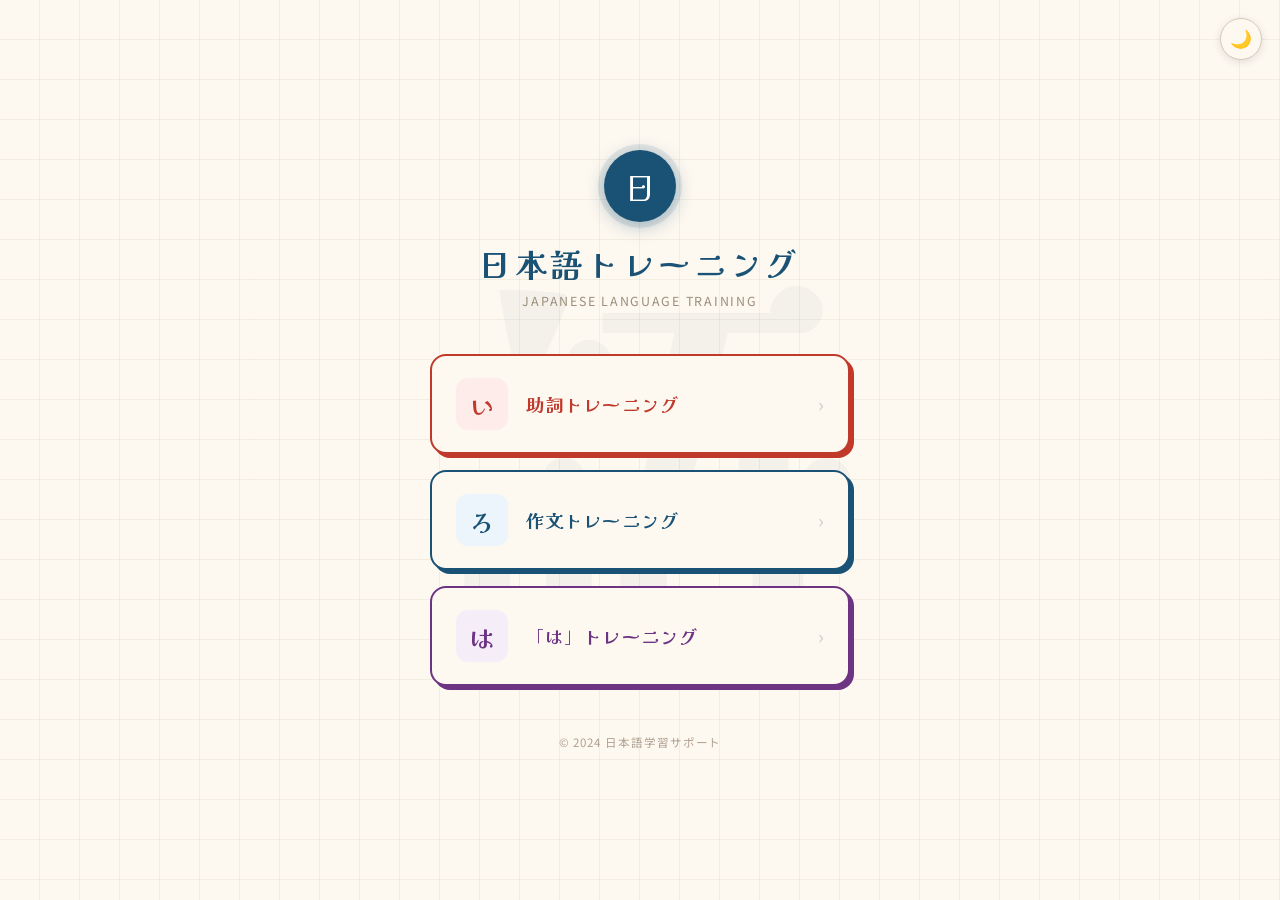
<file: index.html>
<!DOCTYPE html>
<html lang="ja">
<head>
    <meta charset="UTF-8">
    <meta name="viewport" content="width=device-width, initial-scale=1.0">
    <title>日本語トレーニング</title>
    <link rel="preconnect" href="https://fonts.googleapis.com">
    <link href="https://fonts.googleapis.com/css2?family=Noto+Sans+JP:wght@400;500;700&family=Kaisei+Decol:wght@400;700&display=swap" rel="stylesheet">
    <style>
        :root {
            --ink:        #1a1a2e;
            --paper:      #fdf8f0;
            --red:        #c0392b;
            --red-light:  #fdecea;
            --blue:       #1a5276;
            --blue-mid:   #2e86c1;
            --blue-light: #ebf5fb;
            --gold:       #b7860b;
            --gold-light: #fef9e7;
            --border:     #d5c9b8;
            --shadow:     rgba(26,26,46,0.12);
            --purple:       #6c3483;
            --purple-light: #f5eef8;
            --kanji-tint:   rgba(26,82,118,0.04);
        }

        [data-theme="dark"] {
            --ink:        #f1ece0;
            --paper:      #17161f;
            --red:        #e86a5c;
            --red-light:  rgba(232,106,92,0.14);
            --blue:       #6bb3e0;
            --blue-mid:   #4a9bd1;
            --blue-light: rgba(107,179,224,0.14);
            --gold:       #dcb24a;
            --gold-light: rgba(220,178,74,0.14);
            --border:     #423f54;
            --shadow:     rgba(0,0,0,0.35);
            --purple:       #b083c9;
            --purple-light: rgba(176,131,201,0.14);
            --kanji-tint:   rgba(255,255,255,0.03);
        }

        body { transition: background-color .25s, color .25s; }
        .nav-card { transition: transform .18s, box-shadow .18s, background .18s, border-color .25s; }

        *, *::before, *::after { box-sizing: border-box; margin: 0; padding: 0; }

        body {
            font-family: 'Noto Sans JP', sans-serif;
            background: var(--paper);
            background-image:
                repeating-linear-gradient(90deg, transparent, transparent 39px, rgba(180,160,120,0.13) 39px, rgba(180,160,120,0.13) 40px),
                repeating-linear-gradient(180deg, transparent, transparent 39px, rgba(180,160,120,0.13) 39px, rgba(180,160,120,0.13) 40px);
            min-height: 100vh;
            display: flex;
            flex-direction: column;
            align-items: center;
            justify-content: center;
            padding: 32px 20px;
            color: var(--ink);
        }

        /* ── DECORATIVE KANJI BACKGROUND ── */
        .bg-kanji {
            position: fixed; inset: 0;
            display: flex; align-items: center; justify-content: center;
            pointer-events: none; z-index: 0;
            overflow: hidden;
        }
        .bg-kanji span {
            font-family: 'Kaisei Decol', serif;
            font-size: clamp(220px, 40vw, 420px);
            font-weight: 700;
            color: var(--kanji-tint);
            user-select: none;
            line-height: 1;
            letter-spacing: -.02em;
        }

        /* ── MAIN WRAPPER ── */
        .wrapper {
            position: relative; z-index: 1;
            display: flex; flex-direction: column;
            align-items: center;
            width: 100%; max-width: 420px;
            animation: fadeUp .6s ease both;
        }
        @keyframes fadeUp {
            from { opacity: 0; transform: translateY(22px); }
            to   { opacity: 1; transform: translateY(0); }
        }

        /* ── LOGO / TITLE ── */
        .logo-ring {
            width: 72px; height: 72px;
            border-radius: 50%;
            background: var(--blue);
            display: flex; align-items: center; justify-content: center;
            box-shadow: 0 4px 18px rgba(26,82,118,.35), 0 0 0 6px rgba(26,82,118,.10);
            margin-bottom: 18px;
            animation: fadeUp .6s ease .1s both;
        }
        .logo-ring span {
            font-family: 'Kaisei Decol', serif;
            font-size: 2rem; color: #fff; line-height: 1;
        }

        h1 {
            font-family: 'Kaisei Decol', serif;
            font-size: clamp(1.5rem, 5vw, 2rem);
            color: var(--blue);
            letter-spacing: .12em;
            text-align: center;
            margin-bottom: 6px;
            animation: fadeUp .6s ease .15s both;
        }
        .subtitle {
            font-size: 0.78rem;
            color: #9b8e7a;
            letter-spacing: .14em;
            text-transform: uppercase;
            margin-bottom: 44px;
            animation: fadeUp .6s ease .2s both;
        }

        /* ── NAV CARDS ── */
        .nav-cards {
            display: flex; flex-direction: column;
            gap: 16px; width: 100%;
        }

        .nav-card {
            display: flex; align-items: center; gap: 18px;
            padding: 22px 24px;
            text-decoration: none;
            border-radius: 16px;
            border: 2px solid var(--ink);
            background: var(--paper);
            box-shadow: 4px 4px 0 var(--ink);
            color: var(--ink);
            transition: transform .18s, box-shadow .18s, background .18s;
            position: relative; overflow: hidden;
        }
        .nav-card::before {
            content: '';
            position: absolute; inset: 0;
            opacity: 0;
            transition: opacity .22s;
        }
        .nav-card:hover {
            transform: translate(-2px, -2px);
            box-shadow: 6px 6px 0 var(--ink);
        }
        .nav-card:active {
            transform: translate(2px, 2px);
            box-shadow: 2px 2px 0 var(--ink);
        }

        /* card colour variants */
        .nav-card.particle { border-color: var(--red); box-shadow: 4px 4px 0 var(--red); }
        .nav-card.particle:hover { box-shadow: 6px 6px 0 var(--red); }
        .nav-card.particle:active { box-shadow: 2px 2px 0 var(--red); }
        .nav-card.particle::before { background: var(--red-light); }
        .nav-card.particle:hover::before { opacity: 1; }

        .nav-card.composition { border-color: var(--blue); box-shadow: 4px 4px 0 var(--blue); }
        .nav-card.composition:hover { box-shadow: 6px 6px 0 var(--blue); }
        .nav-card.composition:active { box-shadow: 2px 2px 0 var(--blue); }
        .nav-card.composition::before { background: var(--blue-light); }
        .nav-card.composition:hover::before { opacity: 1; }

        .nav-card.ha { border-color: var(--purple); box-shadow: 4px 4px 0 var(--purple); }
        .nav-card.ha:hover { box-shadow: 6px 6px 0 var(--purple); }
        .nav-card.ha:active { box-shadow: 2px 2px 0 var(--purple); }
        .nav-card.ha::before { background: var(--purple-light); }
        .nav-card.ha:hover::before { opacity: 1; }

        .card-icon {
            flex-shrink: 0;
            width: 52px; height: 52px;
            border-radius: 12px;
            display: flex; align-items: center; justify-content: center;
            font-family: 'Kaisei Decol', serif;
            font-size: 1.6rem; font-weight: 700;
            position: relative; z-index: 1;
        }
        .particle .card-icon    { background: var(--red-light);  color: var(--red); }
        .composition .card-icon { background: var(--blue-light); color: var(--blue); }
        .ha .card-icon          { background: var(--purple-light); color: var(--purple); }

        .card-text { position: relative; z-index: 1; }
        .card-title {
            font-family: 'Kaisei Decol', serif;
            font-size: 1.15rem; font-weight: 700;
            letter-spacing: .06em;
            white-space: nowrap;
        }
        .particle .card-title    { color: var(--red); }
        .composition .card-title { color: var(--blue); }
        .ha .card-title          { color: var(--purple); }

        .card-arrow {
            margin-left: auto; flex-shrink: 0;
            font-size: 1.2rem; color: #ccc;
            position: relative; z-index: 1;
            transition: transform .18s, color .18s;
        }
        .nav-card:hover .card-arrow { transform: translateX(4px); color: var(--ink); }

        /* ── STAGGER ANIMATION ── */
        .nav-card:nth-child(1) { animation: fadeUp .6s ease .28s both; }
        .nav-card:nth-child(2) { animation: fadeUp .6s ease .38s both; }
        .nav-card:nth-child(3) { animation: fadeUp .6s ease .46s both; }

        /* ── FOOTER ── */
        footer {
            margin-top: 48px;
            font-size: 0.72rem;
            color: #b0a090;
            letter-spacing: .08em;
            animation: fadeUp .6s ease .5s both;
            position: relative; z-index: 1;
        }

        /* ── THEME TOGGLE ── */
        .theme-toggle {
            position: fixed; top: 18px; right: 18px; z-index: 2;
            display: inline-flex; align-items: center; justify-content: center;
            width: 42px; height: 42px; border-radius: 50%;
            background: var(--paper); border: 1.5px solid var(--border);
            cursor: pointer; font-size: 1.1rem;
            box-shadow: 0 2px 8px var(--shadow);
            transition: background .2s, transform .15s, border-color .2s;
            animation: fadeUp .6s ease .1s both;
        }
        .theme-toggle:hover { transform: translateY(-1px); border-color: var(--blue); }
    </style>
    <script>
        // ページ描画前にテーマを適用（切り替え時のちらつき防止）
        (function () {
            const saved = localStorage.getItem('sakubun-theme');
            if (saved === 'dark') document.documentElement.setAttribute('data-theme', 'dark');
        })();
    </script>
</head>
<body>

<button class="theme-toggle" id="theme-toggle" onclick="toggleTheme()" title="ダークモード切り替え">🌙</button>

<!-- giant decorative kanji -->
<div class="bg-kanji"><span>語</span></div>

<div class="wrapper">

    <div class="logo-ring"><span>日</span></div>
    <h1>日本語トレーニング</h1>
    <p class="subtitle">Japanese Language Training</p>

    <div class="nav-cards">

        <a href="particle.html" class="nav-card particle">
            <div class="card-icon">い</div>
            <div class="card-text">
                <div class="card-title">助詞トレーニング</div>
            </div>
            <span class="card-arrow">›</span>
        </a>

        <a href="composition.html" class="nav-card composition">
            <div class="card-icon">ろ</div>
            <div class="card-text">
                <div class="card-title">作文トレーニング</div>
            </div>
            <span class="card-arrow">›</span>
        </a>

        <a href="ha-quiz.html" class="nav-card ha">
            <div class="card-icon">は</div>
            <div class="card-text">
                <div class="card-title">「は」トレーニング</div>
            </div>
            <span class="card-arrow">›</span>
        </a>

    </div>
</div>

<footer>© 2024 日本語学習サポート</footer>

<script>
    function applyThemeIcon() {
        const isDark = document.documentElement.getAttribute('data-theme') === 'dark';
        document.getElementById('theme-toggle').textContent = isDark ? '☀️' : '🌙';
    }
    function toggleTheme() {
        const root = document.documentElement;
        const isDark = root.getAttribute('data-theme') === 'dark';
        if (isDark) {
            root.removeAttribute('data-theme');
            localStorage.setItem('sakubun-theme', 'light');
        } else {
            root.setAttribute('data-theme', 'dark');
            localStorage.setItem('sakubun-theme', 'dark');
        }
        applyThemeIcon();
    }
    applyThemeIcon();
</script>

</body>
</html>
</file>
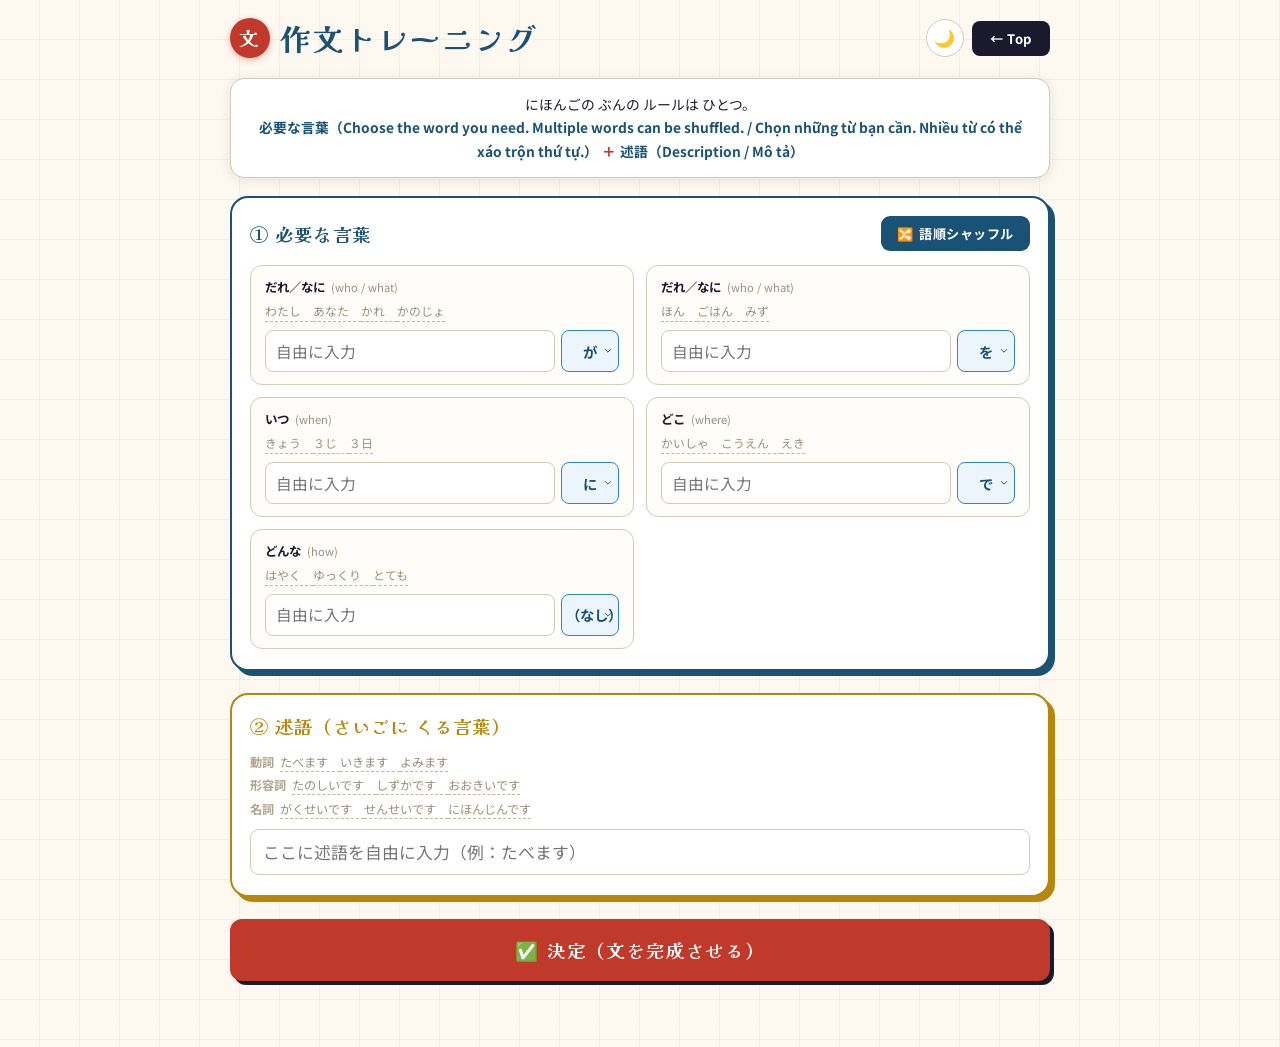
<file: composition.html>
<!DOCTYPE html>
<html lang="ja">
<head>
    <meta charset="UTF-8">
    <meta name="viewport" content="width=device-width, initial-scale=1.0">
    <title>作文トレーニング</title>
    <link rel="preconnect" href="https://fonts.googleapis.com">
    <link href="https://fonts.googleapis.com/css2?family=Noto+Sans+JP:wght@400;500;700&family=Kaisei+Decol:wght@400;700&display=swap" rel="stylesheet">
    <style>
        :root {
            --ink:       #1a1a2e;
            --paper:     #fdf8f0;
            --panel:     #ffffff;
            --red:       #c0392b;
            --red-light: #fdecea;
            --blue:      #1a5276;
            --blue-mid:  #2e86c1;
            --blue-light:#ebf5fb;
            --gold:      #b7860b;
            --gold-light:#fef9e7;
            --border:    #d5c9b8;
            --shadow:    rgba(26,26,46,0.10);
            --radius:    14px;
            --grid-line: rgba(180,160,120,0.12);
        }

        [data-theme="dark"] {
            --ink:       #f1ece0;
            --paper:     #17161f;
            --panel:     #232230;
            --red:       #e86a5c;
            --red-light: rgba(232,106,92,0.14);
            --blue:      #6bb3e0;
            --blue-mid:  #4a9bd1;
            --blue-light:rgba(107,179,224,0.14);
            --gold:      #dcb24a;
            --gold-light:rgba(220,178,74,0.14);
            --border:    #423f54;
            --shadow:    rgba(0,0,0,0.35);
            --grid-line: rgba(255,255,255,0.045);
        }

        body { transition: background-color .25s, color .25s; }
        .big-frame, .word-slot, .slot-input, .predicate-input,
        .particle-select, .result-card { transition: background-color .25s, border-color .25s, color .25s; }

        *, *::before, *::after { box-sizing: border-box; margin: 0; padding: 0; }

        body {
            font-family: 'Noto Sans JP', sans-serif;
            background: var(--paper);
            background-image:
                repeating-linear-gradient(90deg, transparent, transparent 39px, var(--grid-line) 39px, var(--grid-line) 40px),
                repeating-linear-gradient(180deg, transparent, transparent 39px, var(--grid-line) 39px, var(--grid-line) 40px);
            min-height: 100vh;
            padding: 16px 12px 48px;
            color: var(--ink);
        }

        /* ── HEADER ── */
        .header {
            display: flex; align-items: center; justify-content: space-between;
            max-width: 820px; margin: 0 auto 18px;
        }
        .header-title {
            font-family: 'Kaisei Decol', serif;
            font-size: clamp(1.3rem, 4vw, 1.9rem);
            color: var(--blue);
            letter-spacing: .08em;
            display: flex; align-items: center; gap: 10px;
        }
        .header-title .stamp {
            display: inline-flex; align-items: center; justify-content: center;
            width: 40px; height: 40px; border-radius: 50%;
            background: var(--red); color: #fff;
            font-size: 1.2rem; flex-shrink: 0;
            box-shadow: 0 2px 6px rgba(192,57,43,.35);
        }
        .top-btn {
            padding: 8px 18px;
            background: var(--ink); color: #fff;
            text-decoration: none; border-radius: 8px;
            font-size: 0.82rem; font-weight: 700;
            letter-spacing: .05em;
            transition: background .2s, transform .15s;
            white-space: nowrap;
        }
        .top-btn:hover { background: var(--blue); transform: translateY(-1px); }

        .theme-toggle {
            display: inline-flex; align-items: center; justify-content: center;
            width: 38px; height: 38px; border-radius: 50%;
            background: var(--panel); border: 1.5px solid var(--border);
            cursor: pointer; font-size: 1.05rem;
            transition: background .2s, transform .15s, border-color .2s;
        }
        .theme-toggle:hover { transform: translateY(-1px); border-color: var(--blue); }
        .header-actions { display: flex; align-items: center; gap: 8px; }

        .container { max-width: 820px; margin: 0 auto; }

        /* ── RULE BANNER ── */
        .rule-banner {
            background: var(--panel);
            border: 1.5px solid var(--border);
            border-radius: var(--radius);
            box-shadow: 0 2px 12px var(--shadow);
            padding: 14px 18px;
            margin-bottom: 18px;
            font-size: 0.86rem;
            line-height: 1.7;
            text-align: center;
        }
        .rule-banner b { color: var(--blue); }
        .rule-banner .rule-sep { color: var(--red); font-weight: 900; margin: 0 4px; }

        /* ── FRAME (大枠) ── */
        .big-frame {
            border: 2.5px solid var(--ink);
            border-radius: 18px;
            background: var(--panel);
            box-shadow: 5px 5px 0 var(--ink);
            padding: 18px 18px 20px;
            margin-bottom: 22px;
            min-width: 0;
        }
        .big-frame.frame-words { border-color: var(--blue); box-shadow: 5px 5px 0 var(--blue); }
        .big-frame.frame-predicate { border-color: var(--gold); box-shadow: 5px 5px 0 var(--gold); }

        .frame-header {
            display: flex; align-items: center; justify-content: space-between;
            flex-wrap: wrap; gap: 10px;
            margin-bottom: 14px;
        }
        .frame-title {
            font-family: 'Kaisei Decol', serif;
            font-size: 1.15rem; font-weight: 700; letter-spacing: .06em;
        }
        .frame-words .frame-title { color: var(--blue); }
        .frame-predicate .frame-title { color: var(--gold); }

        .shuffle-btn {
            display: inline-flex; align-items: center; gap: 6px;
            padding: 8px 16px; border-radius: 9px;
            background: var(--blue); color: #fff;
            border: none; cursor: pointer;
            font-family: inherit; font-size: 0.82rem; font-weight: 700;
            letter-spacing: .04em;
            transition: background .18s, transform .18s;
        }
        .shuffle-btn:hover { background: var(--blue-mid); }
        .shuffle-btn:active { transform: scale(.97); }
        .shuffle-btn .icon { display: inline-block; transition: transform .4s; }
        .shuffle-btn.spinning .icon { transform: rotate(360deg); }

        /* ── WORD SLOTS ── */
        .word-slots {
            display: grid;
            grid-template-columns: 1fr 1fr;
            gap: 12px;
            min-width: 0;
        }
        @media (max-width: 520px) {
            .word-slots { grid-template-columns: 1fr; }
            .big-frame { padding: 14px 12px 16px; }
            .word-slot { padding: 10px 12px; }
        }

        .word-slot {
            border: 1.5px solid var(--border);
            border-radius: 12px;
            padding: 12px 14px;
            background: #fffdf9;
            transition: order .3s;
            min-width: 0;
        }
        .word-slot .slot-label {
            font-size: 0.78rem; font-weight: 700; color: #1a1a2e;
            display: flex; align-items: center; gap: 6px;
            margin-bottom: 6px;
        }
        .word-slot .slot-label .en { font-weight: 400; color: #9b8e7a; font-size: 0.7rem; }
        .word-slot .slot-samples {
            font-size: 0.74rem; color: #9b8e7a;
            margin-bottom: 8px; line-height: 1.6;
            overflow-wrap: break-word;
        }
        .word-slot .slot-samples .chip {
            display: inline-block; cursor: pointer;
            border-bottom: 1px dashed #c2b89a;
            transition: color .15s, border-color .15s;
        }
        .word-slot .slot-samples .chip:hover { color: var(--blue); border-color: var(--blue); }
        .word-slot .slot-samples .chip:not(:last-child)::after { content: '　'; }

        .slot-row { display: flex; gap: 6px; min-width: 0; }
        .slot-input {
            flex: 1 1 0%; min-width: 0;
            height: 42px; padding: 0 10px;
            border: 1.5px solid var(--border); border-radius: 8px;
            font-family: 'Noto Sans JP', sans-serif; font-size: 0.98rem;
            color: #1a1a2e; background: #fff;
            outline: none; transition: border-color .18s;
        }
        .slot-input:focus { border-color: var(--blue); }
        .particle-select {
            flex: 0 0 auto;
            width: 58px; height: 42px;
            padding: 0 4px;
            border: 1.5px solid var(--blue-mid); border-radius: 8px;
            background: var(--blue-light) url("data:image/svg+xml,%3Csvg xmlns='http://www.w3.org/2000/svg' viewBox='0 0 20 20' fill='%231a5276'%3E%3Cpath d='M5.5 7.5l4.5 4.5 4.5-4.5' stroke='%231a5276' stroke-width='1.6' fill='none' stroke-linecap='round' stroke-linejoin='round'/%3E%3C/svg%3E") no-repeat right 4px center/12px;
            background-position: right 4px center;
            color: var(--blue);
            font-family: 'Noto Sans JP', sans-serif; font-size: 0.9rem; font-weight: 700;
            text-align: center; text-align-last: center;
            cursor: pointer; outline: none;
            -webkit-appearance: none; -moz-appearance: none; appearance: none;
        }

        /* ── PREDICATE SAMPLES ── */
        .predicate-samples {
            display: flex; flex-direction: column; gap: 4px;
            font-size: 0.76rem; color: #9b8e7a;
            margin-bottom: 10px; line-height: 1.6;
        }
        .predicate-samples .cat-label { font-weight: 700; color: #b0a48c; margin-right: 6px; }
        .predicate-samples .chip {
            cursor: pointer; border-bottom: 1px dashed #c2b89a;
            transition: color .15s, border-color .15s;
        }
        .predicate-samples .chip:hover { color: var(--gold); border-color: var(--gold); }
        .predicate-samples .chip:not(:last-child)::after { content: '　'; }

        .predicate-input {
            width: 100%; height: 46px; padding: 0 12px;
            border: 1.5px solid var(--border); border-radius: 9px;
            font-family: 'Noto Sans JP', sans-serif; font-size: 1.05rem;
            color: #1a1a2e; background: #fff;
            outline: none; transition: border-color .18s;
        }
        .predicate-input:focus { border-color: var(--gold); }

        /* ── DECIDE BUTTON ── */
        .decide-btn {
            display: block; width: 100%;
            padding: 16px; border-radius: 12px;
            background: var(--red); color: #fff;
            border: 2px solid var(--red);
            font-family: 'Kaisei Decol', serif;
            font-size: 1.15rem; font-weight: 700; letter-spacing: .1em;
            cursor: pointer;
            box-shadow: 4px 4px 0 var(--ink);
            transition: transform .15s, box-shadow .15s;
            margin-bottom: 18px;
        }
        .decide-btn:hover { transform: translate(-2px, -2px); box-shadow: 6px 6px 0 var(--ink); }
        .decide-btn:active { transform: translate(2px, 2px); box-shadow: 2px 2px 0 var(--ink); }

        /* ── RESULT ── */
        .result-card {
            background: var(--gold-light);
            border: 2px solid var(--gold);
            border-radius: var(--radius);
            padding: 20px;
            margin-bottom: 20px;
            display: none;
        }
        .result-card.visible { display: block; animation: popIn .3s ease; }
        @keyframes popIn { from { opacity: 0; transform: scale(.96); } to { opacity: 1; transform: scale(1); } }
        .result-label {
            font-size: 0.74rem; font-weight: 700; color: var(--gold);
            letter-spacing: .1em; margin-bottom: 8px;
        }
        .result-sentence {
            font-family: 'Noto Sans JP', sans-serif;
            font-size: 1.35rem; line-height: 1.8;
            color: var(--ink); margin-bottom: 14px;
            word-break: break-word;
        }
        .btn-copy {
            display: inline-flex; align-items: center; gap: 6px;
            padding: 9px 18px; border-radius: 9px;
            background: var(--ink); color: #fff; border: none;
            font-family: inherit; font-size: 0.84rem; font-weight: 700;
            cursor: pointer; transition: background .18s;
        }
        .btn-copy:hover { background: var(--blue); }
        .btn-copy.copied { background: #27ae60; }

        .empty-note {
            font-size: 0.78rem; color: var(--red);
            text-align: center; margin: -8px 0 16px;
            display: none;
        }
        .empty-note.visible { display: block; }
    </style>
    <script>
        // ページ描画前にテーマを適用（切り替え時のちらつき防止）
        (function () {
            const saved = localStorage.getItem('sakubun-theme');
            if (saved === 'dark') document.documentElement.setAttribute('data-theme', 'dark');
        })();
    </script>
</head>
<body>

<div class="header">
    <h1 class="header-title">
        <span class="stamp">文</span>
        作文トレーニング
    </h1>
    <div class="header-actions">
        <button class="theme-toggle" id="theme-toggle" onclick="toggleTheme()" title="ダークモード切り替え">🌙</button>
        <a href="index.html" class="top-btn">← Top</a>
    </div>
</div>

<div class="container">

    <div class="rule-banner">
        にほんごの ぶんの ルールは ひとつ。<br>
        <b>必要な言葉（Choose the word you need. Multiple words can be shuffled. / Chọn những từ bạn cần. Nhiều từ có thể xáo trộn thứ tự.）</b><span class="rule-sep">＋</span><b>述語（Description / Mô tả）</b>
    </div>

    <!-- 大枠① 必要な言葉 -->
    <div class="big-frame frame-words">
        <div class="frame-header">
            <span class="frame-title">① 必要な言葉</span>
            <button class="shuffle-btn" id="shuffle-btn" onclick="shuffleSlots()">
                <span class="icon">🔀</span> 語順シャッフル
            </button>
        </div>
        <div class="word-slots" id="word-slots"><!-- JSで4枠を生成 --></div>
    </div>

    <!-- 大枠② 述語 -->
    <div class="big-frame frame-predicate">
        <div class="frame-header">
            <span class="frame-title">② 述語（さいごに くる言葉）</span>
        </div>
        <div class="predicate-samples">
            <div><span class="cat-label">動詞</span><span class="chip" onclick="fillPredicate('たべます')">たべます</span><span class="chip" onclick="fillPredicate('いきます')">いきます</span><span class="chip" onclick="fillPredicate('よみます')">よみます</span></div>
            <div><span class="cat-label">形容詞</span><span class="chip" onclick="fillPredicate('たのしいです')">たのしいです</span><span class="chip" onclick="fillPredicate('しずかです')">しずかです</span><span class="chip" onclick="fillPredicate('おおきいです')">おおきいです</span></div>
            <div><span class="cat-label">名詞</span><span class="chip" onclick="fillPredicate('がくせいです')">がくせいです</span><span class="chip" onclick="fillPredicate('せんせいです')">せんせいです</span><span class="chip" onclick="fillPredicate('にほんじんです')">にほんじんです</span></div>
        </div>
        <input class="predicate-input" id="predicate-input" placeholder="ここに述語を自由に入力（例：たべます）" maxlength="40">
    </div>

    <div class="empty-note" id="empty-note">⚠️ 述語を入力してください</div>

    <button class="decide-btn" onclick="decideSentence()">✅ 決定（文を完成させる）</button>

    <div class="result-card" id="result-card">
        <div class="result-label">できた文</div>
        <div class="result-sentence" id="result-sentence"></div>
        <button class="btn-copy" id="btn-copy" onclick="copyResult()">📋 コピー</button>
    </div>

</div>

<script>
    /* ── 仮のサンプルデータ（あとで実際のスプレッドシートに差し替え可能） ── */
    const SLOT_DEFS = [
        { role: 'subject', label: 'だれ／なに', en: 'who / what', samples: ['わたし', 'あなた', 'かれ', 'かのじょ'], defaultParticle: 'が' },
        { role: 'object',  label: 'だれ／なに', en: 'who / what', samples: ['ほん', 'ごはん', 'みず'],   defaultParticle: 'を' },
        { role: 'time',    label: 'いつ',   en: 'when',    samples: ['きょう', '３じ', '３日'], defaultParticle: 'に' },
        { role: 'place',   label: 'どこ', en: 'where',   samples: ['かいしゃ', 'こうえん', 'えき'], defaultParticle: 'で' },
        { role: 'manner',  label: 'どんな', en: 'how',     samples: ['はやく', 'ゆっくり', 'とても'], defaultParticle: '' },
    ];
    const PARTICLES = ['', 'が', 'を', 'に', 'へ', 'で', 'と', 'も'];

    let slotOrder = SLOT_DEFS.map(s => s.role);

    function renderSlots() {
        const container = document.getElementById('word-slots');
        container.innerHTML = '';
        slotOrder.forEach((role, i) => {
            const def = SLOT_DEFS.find(s => s.role === role);
            const el = document.createElement('div');
            el.className = 'word-slot';
            el.style.order = i;
            el.dataset.role = role;

            const samplesHtml = def.samples
                .map(w => `<span class="chip" onclick="fillSlot('${role}','${w}')">${w}</span>`)
                .join('');
            const particleOptions = PARTICLES
                .map(p => `<option value="${p}" ${p === def.defaultParticle ? 'selected' : ''}>${p || '（なし）'}</option>`)
                .join('');

            el.innerHTML = `
                <div class="slot-label">${def.label} <span class="en">(${def.en})</span></div>
                <div class="slot-samples">${samplesHtml}</div>
                <div class="slot-row">
                    <input class="slot-input" id="input-${role}" placeholder="自由に入力">
                    <select class="particle-select" id="particle-${role}">${particleOptions}</select>
                </div>
            `;
            container.appendChild(el);
        });
    }

    function fillSlot(role, word) {
        const input = document.getElementById(`input-${role}`);
        input.value = word;
        input.focus();
    }

    function fillPredicate(word) {
        const input = document.getElementById('predicate-input');
        input.value = word;
        input.focus();
    }

    function shuffleSlots() {
        // Fisher–Yates
        for (let i = slotOrder.length - 1; i > 0; i--) {
            const j = Math.floor(Math.random() * (i + 1));
            [slotOrder[i], slotOrder[j]] = [slotOrder[j], slotOrder[i]];
        }
        // 入力済みの値は保持したまま、枠の並び順だけを変える
        const values = {};
        SLOT_DEFS.forEach(({ role }) => {
            const inp = document.getElementById(`input-${role}`);
            const par = document.getElementById(`particle-${role}`);
            if (inp) values[role] = { word: inp.value, particle: par.value };
        });
        renderSlots();
        Object.entries(values).forEach(([role, v]) => {
            const inp = document.getElementById(`input-${role}`);
            const par = document.getElementById(`particle-${role}`);
            if (inp) { inp.value = v.word; par.value = v.particle; }
        });

        const btn = document.getElementById('shuffle-btn');
        btn.classList.add('spinning');
        setTimeout(() => btn.classList.remove('spinning'), 400);
    }

    function decideSentence() {
        const predicate = document.getElementById('predicate-input').value.trim();
        const emptyNote = document.getElementById('empty-note');
        if (!predicate) {
            emptyNote.classList.add('visible');
            document.getElementById('predicate-input').focus();
            return;
        }
        emptyNote.classList.remove('visible');

        const parts = slotOrder
            .map(role => {
                const word = document.getElementById(`input-${role}`).value.trim();
                const particle = document.getElementById(`particle-${role}`).value;
                if (!word) return '';
                return word + particle;
            })
            .filter(Boolean);

        const sentence = [...parts, predicate].join('　') + '。';

        document.getElementById('result-sentence').textContent = sentence;
        document.getElementById('result-card').classList.add('visible');
        document.getElementById('result-card').scrollIntoView({ behavior: 'smooth', block: 'nearest' });
    }

    async function copyResult() {
        const text = document.getElementById('result-sentence').textContent;
        if (!text) return;
        try {
            await navigator.clipboard.writeText(text);
        } catch (e) {
            const el = document.createElement('textarea');
            el.value = text;
            document.body.appendChild(el);
            el.select();
            document.execCommand('copy');
            document.body.removeChild(el);
        }
        const btn = document.getElementById('btn-copy');
        btn.textContent = '✓ コピーしました';
        btn.classList.add('copied');
        setTimeout(() => {
            btn.innerHTML = '📋 コピー';
            btn.classList.remove('copied');
        }, 2000);
    }

    renderSlots();

    /* ── ダークモード切り替え ── */
    function applyThemeIcon() {
        const isDark = document.documentElement.getAttribute('data-theme') === 'dark';
        document.getElementById('theme-toggle').textContent = isDark ? '☀️' : '🌙';
    }
    function toggleTheme() {
        const root = document.documentElement;
        const isDark = root.getAttribute('data-theme') === 'dark';
        if (isDark) {
            root.removeAttribute('data-theme');
            localStorage.setItem('sakubun-theme', 'light');
        } else {
            root.setAttribute('data-theme', 'dark');
            localStorage.setItem('sakubun-theme', 'dark');
        }
        applyThemeIcon();
    }
    applyThemeIcon();
</script>

</body>
</html>
</file>
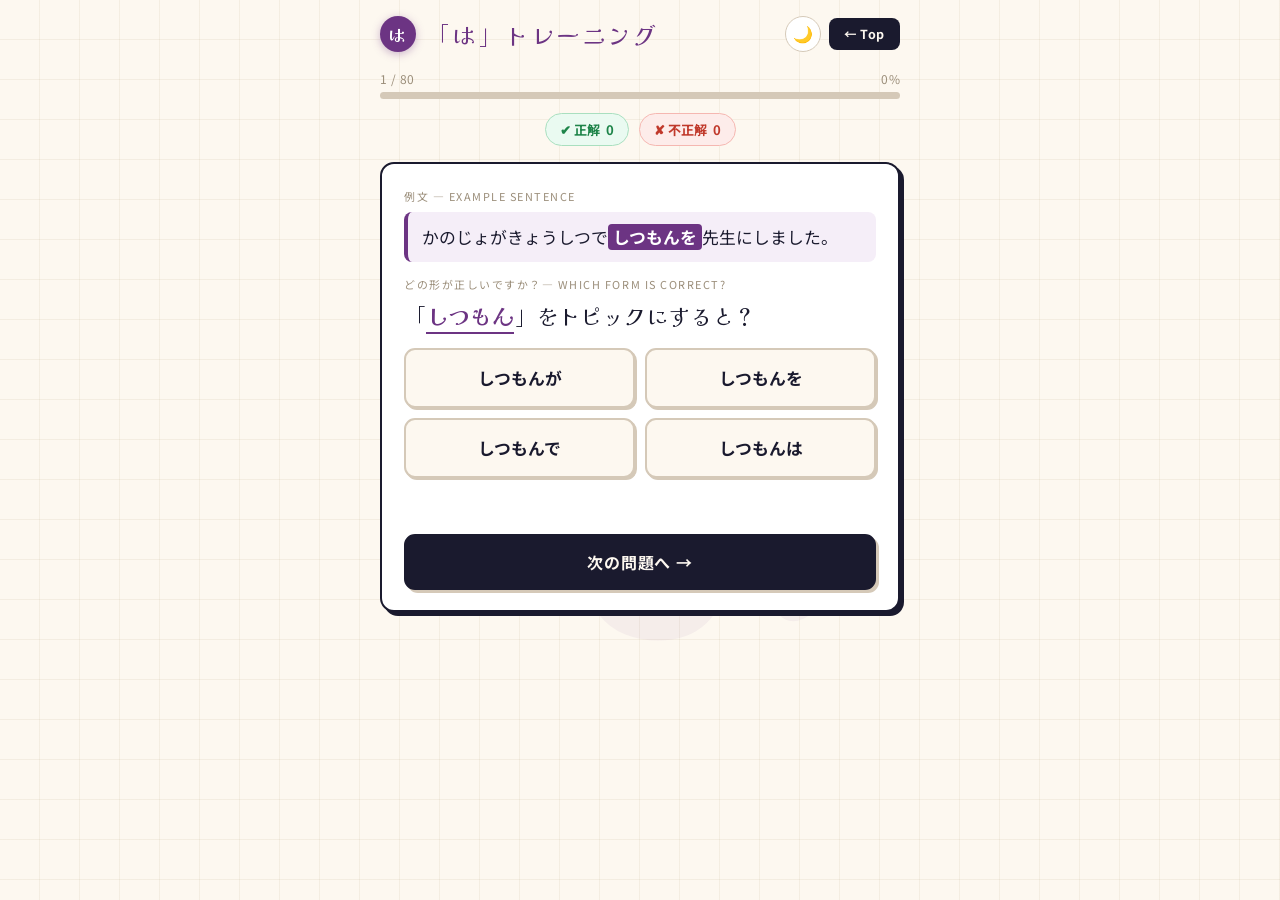
<file: ha-quiz.html>
<!DOCTYPE html>
<html lang="ja">
<head>
<meta charset="UTF-8">
<meta name="viewport" content="width=device-width, initial-scale=1.0">
<title>「は」トレーニング</title>
<link rel="preconnect" href="https://fonts.googleapis.com">
<link href="https://fonts.googleapis.com/css2?family=Noto+Sans+JP:wght@400;500;700&family=Kaisei+Decol:wght@400;700&display=swap" rel="stylesheet">
<style>
    :root {
        --ink:        #1a1a2e;
        --paper:      #fdf8f0;
        --panel:      #ffffff;
        --red:        #c0392b;
        --red-light:  #fdecea;
        --red-border: #f5b7b1;
        --blue:       #1a5276;
        --blue-mid:   #2e86c1;
        --blue-light: #ebf5fb;
        --gold:       #b7860b;
        --gold-light: #fef9e7;
        --gold-border:#f0d98a;
        --green:      #1e8449;
        --green-light:#eafaf1;
        --green-border:#a9dfbf;
        --purple:     #6c3483;
        --purple-light:#f5eef8;
        --border:     #d5c9b8;
        --radius:     14px;
        --kanji-tint: rgba(108,52,131,0.05);
        --overlay-bg: rgba(253,248,240,.92);
        --grid-line:  rgba(180,160,120,0.12);
    }

    [data-theme="dark"] {
        --ink:        #f1ece0;
        --paper:      #17161f;
        --panel:      #232230;
        --red:        #e86a5c;
        --red-light:  rgba(232,106,92,0.14);
        --red-border: rgba(232,106,92,0.45);
        --blue:       #6bb3e0;
        --blue-mid:   #4a9bd1;
        --blue-light: rgba(107,179,224,0.14);
        --gold:       #dcb24a;
        --gold-light: rgba(220,178,74,0.14);
        --gold-border:rgba(220,178,74,0.45);
        --green:      #52c47e;
        --green-light:rgba(82,196,126,0.14);
        --green-border:rgba(82,196,126,0.45);
        --purple:     #b083c9;
        --purple-light:rgba(176,131,201,0.14);
        --border:     #423f54;
        --kanji-tint: rgba(176,131,201,0.06);
        --overlay-bg: rgba(23,22,31,.92);
        --grid-line:  rgba(255,255,255,0.045);
    }

    *, *::before, *::after { box-sizing: border-box; margin: 0; padding: 0; }

    body {
        font-family: 'Noto Sans JP', sans-serif;
        background: var(--paper);
        background-image:
            repeating-linear-gradient(90deg, transparent, transparent 39px, var(--grid-line) 39px, var(--grid-line) 40px),
            repeating-linear-gradient(180deg, transparent, transparent 39px, var(--grid-line) 39px, var(--grid-line) 40px);
        min-height: 100vh;
        display: flex; flex-direction: column; align-items: center;
        padding: 16px 14px 48px;
        color: var(--ink);
        transition: background-color .25s, color .25s;
    }

    /* ── BG ── */
    .bg-kanji {
        position: fixed; inset: 0;
        display: flex; align-items: center; justify-content: center;
        pointer-events: none; z-index: 0; overflow: hidden;
    }
    .bg-kanji span {
        font-family: 'Kaisei Decol', serif;
        font-size: clamp(200px, 38vw, 420px);
        font-weight: 700;
        color: var(--kanji-tint);
        user-select: none; line-height: 1;
    }

    /* ── HEADER ── */
    .header {
        display: flex; align-items: center; justify-content: space-between;
        width: 100%; max-width: 520px;
        margin-bottom: 18px;
        position: relative; z-index: 1;
        animation: fadeUp .5s ease both;
    }
    .header-title {
        display: flex; align-items: center; gap: 10px;
        font-family: 'Kaisei Decol', serif;
        font-size: clamp(1.1rem, 4vw, 1.5rem);
        color: var(--purple);
        letter-spacing: .08em;
    }
    .header-title .stamp {
        width: 36px; height: 36px; border-radius: 50%;
        background: var(--purple); color: #fff;
        display: flex; align-items: center; justify-content: center;
        font-size: 1.1rem; font-weight: 700; flex-shrink: 0;
        box-shadow: 0 2px 8px rgba(108,52,131,.35);
    }
    .header-actions { display: flex; align-items: center; gap: 8px; }
    .top-btn {
        padding: 7px 15px;
        background: var(--ink); color: var(--paper);
        text-decoration: none; border-radius: 8px;
        font-size: 0.78rem; font-weight: 700;
        letter-spacing: .05em;
        transition: background .2s, transform .15s;
        white-space: nowrap;
    }
    .top-btn:hover { background: var(--blue); transform: translateY(-1px); }

    .theme-toggle {
        display: inline-flex; align-items: center; justify-content: center;
        width: 36px; height: 36px; border-radius: 50%;
        background: var(--panel); border: 1.5px solid var(--border);
        cursor: pointer; font-size: 1rem;
        transition: background .2s, transform .15s, border-color .2s;
    }
    .theme-toggle:hover { transform: translateY(-1px); border-color: var(--blue); }

    /* ── PROGRESS ── */
    .progress-wrap {
        width: 100%; max-width: 520px;
        margin-bottom: 14px;
        position: relative; z-index: 1;
        animation: fadeUp .5s ease .08s both;
    }
    .progress-meta {
        display: flex; justify-content: space-between;
        font-size: 0.75rem; color: #9b8e7a;
        margin-bottom: 5px; letter-spacing: .04em;
    }
    .progress-bar-track {
        height: 7px; background: var(--border);
        border-radius: 99px; overflow: hidden;
    }
    .progress-bar-fill {
        height: 100%; background: var(--purple);
        border-radius: 99px; transition: width .4s ease; width: 0%;
    }

    /* ── SCORE PILLS ── */
    .score-row {
        display: flex; gap: 10px; justify-content: center;
        margin-bottom: 16px;
        position: relative; z-index: 1;
        animation: fadeUp .5s ease .12s both;
    }
    .pill {
        display: flex; align-items: center; gap: 6px;
        padding: 6px 14px; border-radius: 99px;
        font-size: 0.82rem; font-weight: 700; border: 1.5px solid;
    }
    .pill-correct { background: var(--green-light); color: var(--green); border-color: var(--green-border); }
    .pill-wrong   { background: var(--red-light);   color: var(--red);   border-color: var(--red-border); }

    /* ── CARD ── */
    .card {
        background: var(--panel);
        border: 2px solid var(--ink);
        border-radius: var(--radius);
        box-shadow: 4px 4px 0 var(--ink);
        padding: 24px 22px 20px;
        width: 100%; max-width: 520px;
        position: relative; z-index: 1;
        animation: fadeUp .5s ease .18s both;
        margin-bottom: 14px;
        transition: background-color .25s, border-color .25s;
    }

    /* 例文表示 */
    .sentence-label {
        font-size: 0.68rem; letter-spacing: .14em; text-transform: uppercase;
        color: #9b8e7a; margin-bottom: 8px;
    }
    .sentence-box {
        background: var(--purple-light);
        border-left: 4px solid var(--purple);
        border-radius: 8px;
        padding: 10px 14px;
        font-size: 1.05rem;
        line-height: 1.8;
        margin-bottom: 14px;
        color: var(--ink);
    }
    /* ハイライト対象語 */
    .sentence-box .highlight {
        background: var(--purple);
        color: #fff;
        border-radius: 4px;
        padding: 1px 5px;
        font-weight: 700;
    }

    /* 問い */
    .question-label {
        font-size: 0.68rem; letter-spacing: .14em; text-transform: uppercase;
        color: #9b8e7a; margin-bottom: 6px;
    }
    .question {
        font-family: 'Kaisei Decol', serif;
        font-size: clamp(1.1rem, 4vw, 1.4rem);
        color: var(--ink);
        margin-bottom: 14px;
        line-height: 1.6;
    }
    .question .topic-word {
        color: var(--purple);
        font-weight: 700;
        border-bottom: 2px solid var(--purple);
        padding-bottom: 1px;
    }

    /* ── CHOICE BUTTONS ── */
    .buttons {
        display: grid; grid-template-columns: repeat(2, 1fr);
        gap: 10px; margin-bottom: 12px;
    }
    .choice {
        padding: 16px 10px;
        font-size: 1.05rem;
        font-family: 'Noto Sans JP', sans-serif;
        font-weight: 700;
        border: 2px solid var(--border);
        border-radius: 11px;
        background: var(--paper);
        color: var(--ink);
        cursor: pointer;
        transition: background .15s, border-color .15s, transform .12s, box-shadow .12s;
        box-shadow: 2px 2px 0 var(--border);
        text-align: center;
    }
    .choice:hover:not(:disabled) {
        background: var(--purple-light);
        border-color: var(--purple);
        box-shadow: 2px 2px 0 var(--purple);
        transform: translate(-1px,-1px);
    }
    .choice:active:not(:disabled) { transform: translate(1px,1px); box-shadow: none; }
    .choice:disabled { cursor: default; }
    .choice.correct {
        background: var(--green-light); border-color: var(--green);
        color: var(--green); box-shadow: 2px 2px 0 var(--green);
    }
    .choice.wrong {
        background: var(--red-light); border-color: var(--red);
        color: var(--red); box-shadow: 2px 2px 0 var(--red);
    }

    /* ── RESULT ── */
    .result-row {
        display: flex; align-items: center; justify-content: center;
        min-height: 30px; margin-bottom: 14px;
        font-size: 1rem; font-weight: 700; letter-spacing: .04em; gap: 8px;
    }
    .result-correct { color: var(--green); }
    .result-wrong   { color: var(--red); }

    /* ── EXPLANATION ── */
    .explain-toggle {
        display: inline-flex; align-items: center; gap: 5px;
        cursor: pointer; font-size: 0.8rem; color: var(--purple);
        font-weight: 700; letter-spacing: .04em;
        margin-bottom: 10px;
        padding: 5px 10px;
        border-radius: 6px;
        border: 1.5px solid var(--purple-light);
        background: var(--purple-light);
        transition: background .15s;
        user-select: none;
    }
    .explain-toggle:hover { background: #ead5f5; }

    .explanation {
        background: var(--gold-light);
        border: 1.5px solid var(--gold-border);
        border-radius: 10px;
        padding: 14px 16px;
        font-size: 0.85rem;
        line-height: 2;
        display: none;
        margin-bottom: 14px;
        color: var(--ink);
    }
    .explanation.visible { display: block; }

    .exp-rule {
        display: flex; align-items: flex-start; gap: 10px;
    }
    .exp-badge {
        display: inline-flex; align-items: center; justify-content: center;
        min-width: 52px; height: 32px;
        background: var(--purple); color: #fff;
        border-radius: 8px; font-size: 0.95rem; font-weight: 700;
        flex-shrink: 0; letter-spacing: .04em;
        padding: 0 8px;
    }
    .exp-lines { line-height: 1.9; }

    /* ── CORRECT SENTENCE BOX ── */
    .correct-sentence-wrap { display: none; margin-bottom: 12px; }
    .correct-sentence-wrap.visible { display: block; }
    .correct-sentence-label {
        font-size: 0.68rem; letter-spacing: .14em; text-transform: uppercase;
        color: var(--green); font-weight: 700; margin-bottom: 6px;
    }
    .correct-sentence-text {
        background: var(--green-light);
        border: 1.5px solid var(--green-border);
        border-left: 4px solid var(--green);
        border-radius: 8px;
        padding: 11px 15px;
        font-size: 1.05rem; line-height: 1.8; color: var(--ink);
    }
    .correct-sentence-text .topic-hl {
        color: var(--green); font-weight: 700;
        border-bottom: 2px solid var(--green); padding-bottom: 1px;
    }

    /* ── NEXT BUTTON ── */
    .next-btn {
        width: 100%; padding: 14px;
        background: var(--ink); color: var(--paper);
        border: 2px solid var(--ink);
        border-radius: 11px;
        font-size: 1rem; font-weight: 700;
        font-family: 'Noto Sans JP', sans-serif;
        cursor: pointer;
        box-shadow: 3px 3px 0 var(--border);
        transition: background .18s, transform .14s, box-shadow .14s;
        letter-spacing: .06em;
    }
    .next-btn:hover { background: var(--purple); border-color: var(--purple); transform: translate(-1px,-1px); box-shadow: 3px 3px 0 #9b59b6; }
    .next-btn:active { transform: translate(1px,1px); box-shadow: none; }

    /* ── FINISH OVERLAY ── */
    .finish-overlay {
        display: none; position: fixed; inset: 0; z-index: 100;
        background: var(--overlay-bg); backdrop-filter: blur(4px);
        align-items: center; justify-content: center; flex-direction: column;
        animation: fadeIn .4s ease;
    }
    .finish-overlay.visible { display: flex; }
    @keyframes fadeIn { from{opacity:0} to{opacity:1} }

    .finish-card {
        background: var(--panel);
        border: 2px solid var(--ink);
        box-shadow: 5px 5px 0 var(--ink);
        border-radius: var(--radius);
        padding: 36px 32px;
        text-align: center; max-width: 340px; width: 90%;
    }
    .finish-emoji { font-size: 3rem; margin-bottom: 10px; }
    .finish-title { font-family: 'Kaisei Decol', serif; font-size: 1.5rem; color: var(--purple); margin-bottom: 8px; }
    .finish-score { font-size: 2.5rem; font-weight: 700; color: var(--ink); margin: 12px 0; }
    .finish-sub   { font-size: 0.82rem; color: #9b8e7a; margin-bottom: 20px; }
    .finish-btn {
        padding: 12px 28px;
        background: var(--ink); color: var(--paper);
        border: 2px solid var(--ink); border-radius: 10px;
        font-size: 0.95rem; font-weight: 700;
        font-family: inherit; cursor: pointer;
        box-shadow: 3px 3px 0 var(--border);
        transition: background .18s, transform .14s;
    }
    .finish-btn:hover { background: var(--purple); border-color: var(--purple); transform: translate(-1px,-1px); }

    @keyframes fadeUp {
        from { opacity: 0; transform: translateY(18px); }
        to   { opacity: 1; transform: translateY(0); }
    }
    @keyframes slideIn {
        from { opacity: 0; transform: translateX(28px); }
        to   { opacity: 1; transform: translateX(0); }
    }
    .slide { animation: slideIn .22s ease both; }
</style>
<script>
    // ページ描画前にテーマを適用（切り替え時のちらつき防止）
    (function () {
        const saved = localStorage.getItem('sakubun-theme');
        if (saved === 'dark') document.documentElement.setAttribute('data-theme', 'dark');
    })();
</script>
</head>
<body>

<div class="bg-kanji"><span>は</span></div>

<!-- HEADER -->
<div class="header">
    <div class="header-title">
        <span class="stamp">は</span>
        「は」トレーニング
    </div>
    <div class="header-actions">
        <button class="theme-toggle" id="theme-toggle" onclick="toggleTheme()" title="ダークモード切り替え">🌙</button>
        <a href="index.html" class="top-btn">← Top</a>
    </div>
</div>

<!-- PROGRESS -->
<div class="progress-wrap">
    <div class="progress-meta">
        <span id="progress-label">1 / 80</span>
        <span id="progress-pct">0%</span>
    </div>
    <div class="progress-bar-track">
        <div class="progress-bar-fill" id="progress-fill"></div>
    </div>
</div>

<!-- SCORE -->
<div class="score-row">
    <div class="pill pill-correct">✔ 正解 <span id="score-correct">0</span></div>
    <div class="pill pill-wrong">✘ 不正解 <span id="score-wrong">0</span></div>
</div>

<!-- CARD -->
<div class="card" id="card">
    <div class="sentence-label">例文 — Example Sentence</div>
    <div class="sentence-box" id="sentence-box"></div>

    <div class="question-label">どの形が正しいですか？— Which form is correct?</div>
    <div class="question" id="question"></div>

    <div class="buttons" id="buttons"></div>

    <div class="result-row" id="result"></div>

    <div class="correct-sentence-wrap" id="correct-sentence-wrap">
        <div class="correct-sentence-label">✅ 正解の文 — Correct sentence</div>
        <div class="correct-sentence-text" id="correct-sentence-text"></div>
    </div>

    <div id="explain-wrap" style="display:none;">
        <span class="explain-toggle" id="explain-toggle" onclick="toggleExplanation()">💡 解説を見る</span>
    </div>
    <div class="explanation" id="explanation"></div>

    <button class="next-btn" onclick="next()">次の問題へ →</button>
</div>

<!-- FINISH -->
<div class="finish-overlay" id="finish-overlay">
    <div class="finish-card">
        <div class="finish-emoji" id="finish-emoji">🎉</div>
        <div class="finish-title">完了！Well done!</div>
        <div class="finish-score" id="finish-score"></div>
        <div class="finish-sub" id="finish-sub"></div>
        <button class="finish-btn" onclick="restart()">もう一度チャレンジ</button>
    </div>
</div>

<script>
// ── 例文データ ──
// 各文: sentence（表示用）, elements（トピック化できる要素の配列）
// 各element: word（元の語+助詞）, topic（は形）, particle（元助詞）, role（役割）
const sentences = [
  {
    sentence: "私がこうえんでいぬを友だちに見せました。",
    elements: [
      { word:"私が", topic:"私は", particle:"が", role:"subject" },
      { word:"こうえんで", topic:"こうえんでは", particle:"で", role:"place" },
      { word:"いぬを", topic:"いぬは", particle:"を", role:"object" },
      { word:"友だちに", topic:"友だちには", particle:"に", role:"target" },
    ]
  },
  {
    sentence: "先生がきょうしつで学生をとしょかんにつれて行きました。",
    elements: [
      { word:"先生が", topic:"先生は", particle:"が", role:"subject" },
      { word:"きょうしつで", topic:"きょうしつでは", particle:"で", role:"place" },
      { word:"学生を", topic:"学生は", particle:"を", role:"object" },
      { word:"としょかんに", topic:"としょかんには", particle:"に", role:"target" },
    ]
  },
  {
    sentence: "母がだいどころでやさいを子どもに切ってもらいました。",
    elements: [
      { word:"母が", topic:"母は", particle:"が", role:"subject" },
      { word:"だいどころで", topic:"だいどころでは", particle:"で", role:"place" },
      { word:"やさいを", topic:"やさいは", particle:"を", role:"object" },
      { word:"子どもに", topic:"子どもには", particle:"に", role:"target" },
    ]
  },
  {
    sentence: "あにが駅できっぷを私に買ってくれました。",
    elements: [
      { word:"あにが", topic:"あには", particle:"が", role:"subject" },
      { word:"駅で", topic:"駅では", particle:"で", role:"place" },
      { word:"きっぷを", topic:"きっぷは", particle:"を", role:"object" },
      { word:"私に", topic:"私には", particle:"に", role:"target" },
    ]
  },
  {
    sentence: "かれが会社でしりょうをじょうしにわたしました。",
    elements: [
      { word:"かれが", topic:"かれは", particle:"が", role:"subject" },
      { word:"会社で", topic:"会社では", particle:"で", role:"place" },
      { word:"しりょうを", topic:"しりょうは", particle:"を", role:"object" },
      { word:"じょうしに", topic:"じょうしには", particle:"に", role:"target" },
    ]
  },
  {
    sentence: "私が家でてがみを友だちに書きました。",
    elements: [
      { word:"私が", topic:"私は", particle:"が", role:"subject" },
      { word:"家で", topic:"家では", particle:"で", role:"place" },
      { word:"てがみを", topic:"てがみは", particle:"を", role:"object" },
      { word:"友だちに", topic:"友だちには", particle:"に", role:"target" },
    ]
  },
  {
    sentence: "子どもがこうえんでボールをいぬになげました。",
    elements: [
      { word:"子どもが", topic:"子どもは", particle:"が", role:"subject" },
      { word:"こうえんで", topic:"こうえんでは", particle:"で", role:"place" },
      { word:"ボールを", topic:"ボールは", particle:"を", role:"object" },
      { word:"いぬに", topic:"いぬには", particle:"に", role:"target" },
    ]
  },
  {
    sentence: "かのじょが店でケーキを私に作ってくれました。",
    elements: [
      { word:"かのじょが", topic:"かのじょは", particle:"が", role:"subject" },
      { word:"店で", topic:"店では", particle:"で", role:"place" },
      { word:"ケーキを", topic:"ケーキは", particle:"を", role:"object" },
      { word:"私に", topic:"私には", particle:"に", role:"target" },
    ]
  },
  {
    sentence: "父がにわではなを母に見せました。",
    elements: [
      { word:"父が", topic:"父は", particle:"が", role:"subject" },
      { word:"にわで", topic:"にわでは", particle:"で", role:"place" },
      { word:"はなを", topic:"はなは", particle:"を", role:"object" },
      { word:"母に", topic:"母には", particle:"に", role:"target" },
    ]
  },
  {
    sentence: "学生がとしょかんで本を先生にかえしました。",
    elements: [
      { word:"学生が", topic:"学生は", particle:"が", role:"subject" },
      { word:"としょかんで", topic:"としょかんでは", particle:"で", role:"place" },
      { word:"本を", topic:"本は", particle:"を", role:"object" },
      { word:"先生に", topic:"先生には", particle:"に", role:"target" },
    ]
  },
  {
    sentence: "友だちがカフェでコーヒーを私にくれました。",
    elements: [
      { word:"友だちが", topic:"友だちは", particle:"が", role:"subject" },
      { word:"カフェで", topic:"カフェでは", particle:"で", role:"place" },
      { word:"コーヒーを", topic:"コーヒーは", particle:"を", role:"object" },
      { word:"私に", topic:"私には", particle:"に", role:"target" },
    ]
  },
  {
    sentence: "かれがびょういんでくすりをかんごしにうけとりました。",
    elements: [
      { word:"かれが", topic:"かれは", particle:"が", role:"subject" },
      { word:"びょういんで", topic:"びょういんでは", particle:"で", role:"place" },
      { word:"くすりを", topic:"くすりは", particle:"を", role:"object" },
      { word:"かんごしに", topic:"かんごしには", particle:"に", role:"target" },
    ]
  },
  {
    sentence: "私が学校でしゅくだいを先生に出しました。",
    elements: [
      { word:"私が", topic:"私は", particle:"が", role:"subject" },
      { word:"学校で", topic:"学校では", particle:"で", role:"place" },
      { word:"しゅくだいを", topic:"しゅくだいは", particle:"を", role:"object" },
      { word:"先生に", topic:"先生には", particle:"に", role:"target" },
    ]
  },
  {
    sentence: "いもうとが部屋でおんがくを私に聞かせました。",
    elements: [
      { word:"いもうとが", topic:"いもうとは", particle:"が", role:"subject" },
      { word:"部屋で", topic:"部屋では", particle:"で", role:"place" },
      { word:"おんがくを", topic:"おんがくは", particle:"を", role:"object" },
      { word:"私に", topic:"私には", particle:"に", role:"target" },
    ]
  },
  {
    sentence: "てんいんが店でしょうひんをきゃくにせつめいしました。",
    elements: [
      { word:"てんいんが", topic:"てんいんは", particle:"が", role:"subject" },
      { word:"店で", topic:"店では", particle:"で", role:"place" },
      { word:"しょうひんを", topic:"しょうひんは", particle:"を", role:"object" },
      { word:"きゃくに", topic:"きゃくには", particle:"に", role:"target" },
    ]
  },
  {
    sentence: "かれが駅でかばんを私にわたしました。",
    elements: [
      { word:"かれが", topic:"かれは", particle:"が", role:"subject" },
      { word:"駅で", topic:"駅では", particle:"で", role:"place" },
      { word:"かばんを", topic:"かばんは", particle:"を", role:"object" },
      { word:"私に", topic:"私には", particle:"に", role:"target" },
    ]
  },
  {
    sentence: "私が会社でメールをどうりょうにおくりました。",
    elements: [
      { word:"私が", topic:"私は", particle:"が", role:"subject" },
      { word:"会社で", topic:"会社では", particle:"で", role:"place" },
      { word:"メールを", topic:"メールは", particle:"を", role:"object" },
      { word:"どうりょうに", topic:"どうりょうには", particle:"に", role:"target" },
    ]
  },
  {
    sentence: "子どもが家でえを先生に見せました。",
    elements: [
      { word:"子どもが", topic:"子どもは", particle:"が", role:"subject" },
      { word:"家で", topic:"家では", particle:"で", role:"place" },
      { word:"えを", topic:"えは", particle:"を", role:"object" },
      { word:"先生に", topic:"先生には", particle:"に", role:"target" },
    ]
  },
  {
    sentence: "かのじょがきょうしつでしつもんを先生にしました。",
    elements: [
      { word:"かのじょが", topic:"かのじょは", particle:"が", role:"subject" },
      { word:"きょうしつで", topic:"きょうしつでは", particle:"で", role:"place" },
      { word:"しつもんを", topic:"しつもんは", particle:"を", role:"object" },
      { word:"先生に", topic:"先生には", particle:"に", role:"target" },
    ]
  },
  {
    sentence: "私がこうえんでしゃしんを友だちにおくりました。",
    elements: [
      { word:"私が", topic:"私は", particle:"が", role:"subject" },
      { word:"こうえんで", topic:"こうえんでは", particle:"で", role:"place" },
      { word:"しゃしんを", topic:"しゃしんは", particle:"を", role:"object" },
      { word:"友だちに", topic:"友だちには", particle:"に", role:"target" },
    ]
  },
];

// ── 解説テキスト ──
const explanations = {
  "が": {
    rule: "が → は",
    ja: "主語をトピックにするとき、「が」を「は」に変えます。",
    en: "When making the subject the topic, replace 「が」 with 「は」.",
    vi: "Khi biến chủ ngữ thành chủ đề, thay「が」bằng「は」."
  },
  "で": {
    rule: "で → では",
    ja: "場所をトピックにするとき、「で」に「は」を加えて「では」にします。",
    en: "When making a place the topic, add 「は」 to 「で」 to get 「では」.",
    vi: "Khi biến nơi chốn thành chủ đề, thêm「は」vào「で」để được「では」."
  },
  "を": {
    rule: "を → は",
    ja: "対象をトピックにするとき、「を」を「は」に変えます。",
    en: "When making the object the topic, replace 「を」 with 「は」.",
    vi: "Khi biến đối tượng thành chủ đề, thay「を」bằng「は」."
  },
  "に": {
    rule: "に → には",
    ja: "相手・到達点をトピックにするとき、「に」に「は」を加えて「には」にします。",
    en: "When making the target the topic, add 「は」 to 「に」 to get 「には」.",
    vi: "Khi biến đối tượng đích thành chủ đề, thêm「は」vào「に」để được「には」."
  }
};

// ── 不正解の選択肢プール（助詞ごと） ──
// 正解の「は形」以外に、まぎらわしい誤答3つを生成する
function makeChoices(el, allElements) {
  const correct = el.topic;
  const base = el.word.replace(/[がをにで]$/, "");

  // 誤答：元の助詞のまま、および他の助詞形
  const wrongForms = [
    el.word,                                       // 元の形（例: 私が）
    base + (el.particle === "が" ? "を" : "が"),   // 別助詞A
    base + (el.particle === "で" ? "に" : "で"),   // 別助詞B
  ].filter(w => w !== correct);

  // 重複排除して3つ取る
  const wrongs = [...new Set(wrongForms)].slice(0, 3);
  const choices = [correct, ...wrongs].sort(() => Math.random() - .5);
  return choices;
}

// ── 問題デッキ生成 ──
function buildDeck() {
  const deck = [];
  sentences.forEach(s => {
    s.elements.forEach(el => {
      deck.push({ sentence: s.sentence, el });
    });
  });
  return deck.sort(() => Math.random() - .5);
}

let deck = [], idx = 0, correct = 0, wrong = 0, answered = false;

function init() {
  deck = buildDeck();
  idx = 0; correct = 0; wrong = 0;
  document.getElementById('finish-overlay').classList.remove('visible');
  load();
}

function load() {
  answered = false;
  const q = deck[idx];
  const el = q.el;

  // 例文（対象語をハイライト）
  const highlighted = q.sentence.replace(el.word, `<span class="highlight">${el.word}</span>`);
  document.getElementById('sentence-box').innerHTML = highlighted;

  // 問い
  const baseWord = el.word.replace(/[がをにで]$/, "");
  document.getElementById('question').innerHTML =
    `「<span class="topic-word">${baseWord}</span>」をトピックにすると？`;

  // 選択肢
  const choices = makeChoices(el, deck);
  const btnsEl = document.getElementById('buttons');
  btnsEl.innerHTML = '';
  choices.forEach(ch => {
    const btn = document.createElement('button');
    btn.className = 'choice';
    btn.textContent = ch;
    btn.dataset.val = ch;
    btnsEl.appendChild(btn);
  });

  // result / explain リセット
  document.getElementById('result').textContent = '';
  document.getElementById('result').className = 'result-row';
  document.getElementById('correct-sentence-wrap').classList.remove('visible');
  document.getElementById('correct-sentence-text').innerHTML = '';
  document.getElementById('explanation').classList.remove('visible');
  document.getElementById('explanation').innerHTML = '';
  document.getElementById('explain-wrap').style.display = 'none';
  document.getElementById('explain-toggle').textContent = '💡 解説を見る';

  // カードアニメーション
  const card = document.getElementById('card');
  card.classList.remove('slide');
  void card.offsetWidth;
  card.classList.add('slide');

  // progress
  const total = deck.length;
  const pct = Math.round((idx / total) * 100);
  document.getElementById('progress-label').textContent = `${idx + 1} / ${total}`;
  document.getElementById('progress-pct').textContent = pct + '%';
  document.getElementById('progress-fill').style.width = pct + '%';
  document.getElementById('score-correct').textContent = correct;
  document.getElementById('score-wrong').textContent = wrong;
}

// 選択
document.getElementById('buttons').addEventListener('click', e => {
  const btn = e.target.closest('.choice');
  if (!btn || answered) return;
  answered = true;

  const q = deck[idx];
  const el = q.el;
  const chosen = btn.dataset.val;
  const resultEl = document.getElementById('result');

  document.querySelectorAll('.choice').forEach(b => b.disabled = true);

  if (chosen === el.topic) {
    btn.classList.add('correct');
    resultEl.innerHTML = '✔ 正解！ Correct! Đúng rồi！';
    resultEl.className = 'result-row result-correct';
    correct++;
  } else {
    btn.classList.add('wrong');
    resultEl.innerHTML = `✘ 正解は「<strong>${el.topic}</strong>」`;
    resultEl.className = 'result-row result-wrong';
    wrong++;
    document.querySelectorAll('.choice').forEach(b => {
      if (b.dataset.val === el.topic) b.classList.add('correct');
    });
  }

  // 解説を構築してボタンを表示
  const exp = explanations[el.particle];
  document.getElementById('explanation').innerHTML = `
    <div class="exp-rule">
      <span class="exp-badge">${exp.rule}</span>
      <div class="exp-lines">
        🇯🇵 ${exp.ja}<br>
        🇺🇸 ${exp.en}<br>
        🇻🇳 ${exp.vi}
      </div>
    </div>`;
  document.getElementById('explain-wrap').style.display = 'block';

  // 正解の文を生成（元の語+助詞 → は形に置き換え、文頭に移動）
  const correctedSentence = q.sentence.replace(el.word, el.topic);

  // は形要素を文頭に移動（すでに文頭にある場合はそのまま）
  let reorderedSentence;
  if (correctedSentence.startsWith(el.topic)) {
    // すでに文頭（例：私は〜）→ そのまま
    reorderedSentence = correctedSentence;
  } else {
    // 文末の「。」を除いた本文からは形要素を取り除き、文頭に付ける
    const body = correctedSentence.replace('。', '');
    const rest = body.replace(el.topic, '');
    reorderedSentence = el.topic + rest + '。';
  }

  // は形をハイライト
  const htmlSentence = reorderedSentence.replace(
    el.topic,
    `<span class="topic-hl">${el.topic}</span>`
  );
  document.getElementById('correct-sentence-text').innerHTML = htmlSentence;
  document.getElementById('correct-sentence-wrap').classList.add('visible');

  document.getElementById('score-correct').textContent = correct;
  document.getElementById('score-wrong').textContent = wrong;
});

function next() {
  idx++;
  if (idx >= deck.length) { showFinish(); return; }
  load();
}

function toggleExplanation() {
  const el = document.getElementById('explanation');
  const tg = document.getElementById('explain-toggle');
  el.classList.toggle('visible');
  tg.textContent = el.classList.contains('visible') ? '💡 解説を閉じる' : '💡 解説を見る';
}

function showFinish() {
  const total = deck.length;
  const pct = Math.round((correct / total) * 100);
  const emoji = pct >= 90 ? '🏆' : pct >= 70 ? '🎉' : pct >= 50 ? '😊' : '📚';
  document.getElementById('finish-emoji').textContent = emoji;
  document.getElementById('finish-score').textContent = `${correct} / ${total}`;
  document.getElementById('finish-sub').textContent = `正解率 ${pct}%　不正解 ${wrong} 問`;
  document.getElementById('finish-overlay').classList.add('visible');
}

function restart() { init(); }

// キーボード操作
document.addEventListener('keydown', e => {
  if (e.key === 'Enter' && answered) next();
});

// ── ダークモード切り替え ──
function applyThemeIcon() {
    const isDark = document.documentElement.getAttribute('data-theme') === 'dark';
    document.getElementById('theme-toggle').textContent = isDark ? '☀️' : '🌙';
}
function toggleTheme() {
    const root = document.documentElement;
    const isDark = root.getAttribute('data-theme') === 'dark';
    if (isDark) {
        root.removeAttribute('data-theme');
        localStorage.setItem('sakubun-theme', 'light');
    } else {
        root.setAttribute('data-theme', 'dark');
        localStorage.setItem('sakubun-theme', 'dark');
    }
    applyThemeIcon();
}
applyThemeIcon();

init();
</script>

</body>
</html>
</file>
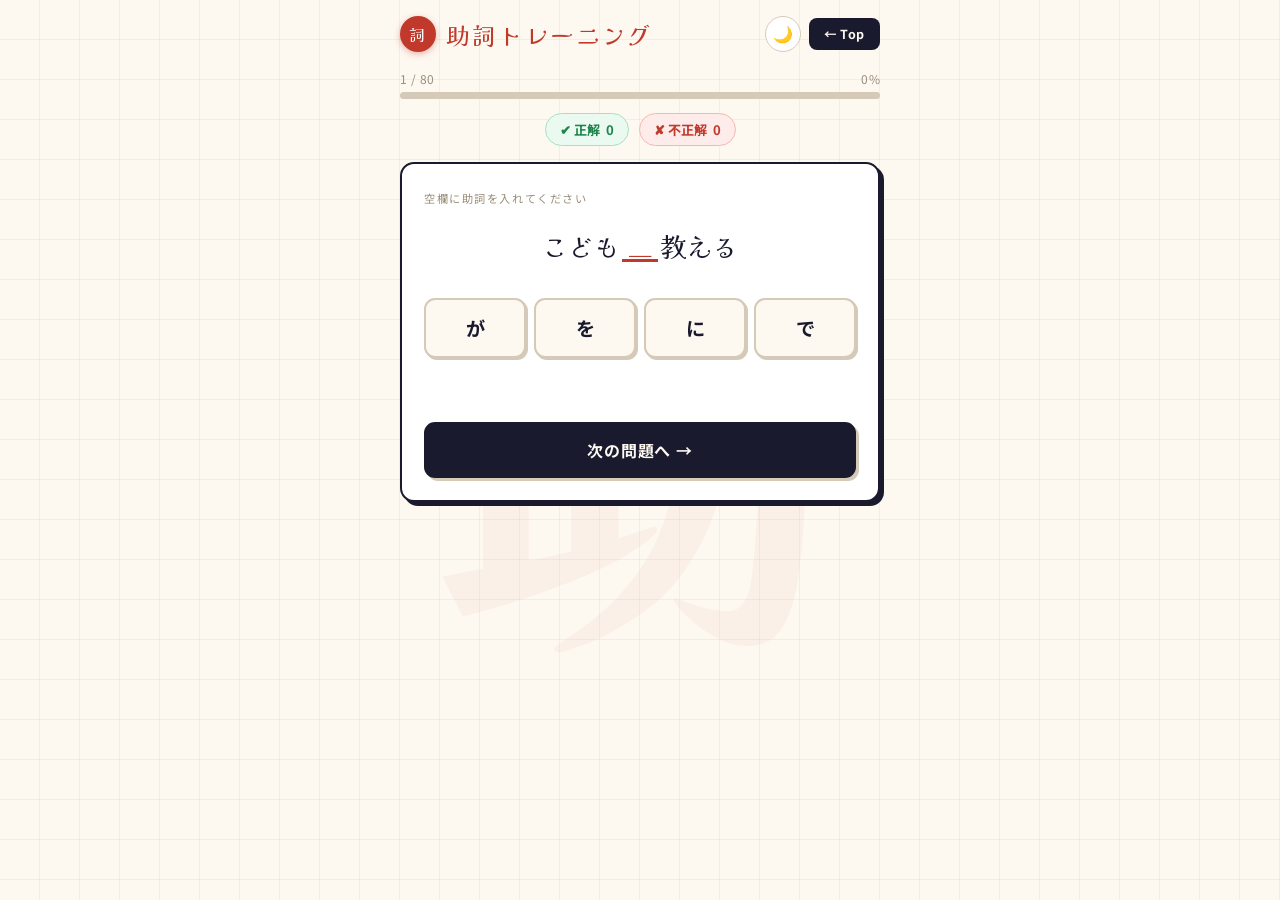
<file: particle.html>
<!DOCTYPE html>
<html lang="ja">
<head>
<meta charset="UTF-8">
<meta name="viewport" content="width=device-width, initial-scale=1.0">
<title>助詞トレーニング</title>
<link rel="preconnect" href="https://fonts.googleapis.com">
<link href="https://fonts.googleapis.com/css2?family=Noto+Sans+JP:wght@400;500;700&family=Kaisei+Decol:wght@400;700&display=swap" rel="stylesheet">
<style>
    :root {
        --ink:        #1a1a2e;
        --paper:      #fdf8f0;
        --panel:      #ffffff;
        --red:        #c0392b;
        --red-light:  #fdecea;
        --red-border: #f5b7b1;
        --blue:       #1a5276;
        --blue-mid:   #2e86c1;
        --blue-light: #ebf5fb;
        --gold:       #b7860b;
        --gold-light: #fef9e7;
        --gold-border:#f0d98a;
        --green:      #1e8449;
        --green-light:#eafaf1;
        --green-border:#a9dfbf;
        --border:     #d5c9b8;
        --shadow:     rgba(26,26,46,0.10);
        --radius:     14px;
        --kanji-tint: rgba(192,57,43,0.04);
        --overlay-bg: rgba(253,248,240,.92);
        --grid-line:  rgba(180,160,120,0.12);
    }

    [data-theme="dark"] {
        --ink:        #f1ece0;
        --paper:      #17161f;
        --panel:      #232230;
        --red:        #e86a5c;
        --red-light:  rgba(232,106,92,0.14);
        --red-border: rgba(232,106,92,0.45);
        --blue:       #6bb3e0;
        --blue-mid:   #4a9bd1;
        --blue-light: rgba(107,179,224,0.14);
        --gold:       #dcb24a;
        --gold-light: rgba(220,178,74,0.14);
        --gold-border:rgba(220,178,74,0.45);
        --green:      #52c47e;
        --green-light:rgba(82,196,126,0.14);
        --green-border:rgba(82,196,126,0.45);
        --border:     #423f54;
        --shadow:     rgba(0,0,0,0.35);
        --kanji-tint: rgba(232,106,92,0.06);
        --overlay-bg: rgba(23,22,31,.92);
        --grid-line:  rgba(255,255,255,0.045);
    }

    *, *::before, *::after { box-sizing: border-box; margin: 0; padding: 0; }

    body {
        font-family: 'Noto Sans JP', sans-serif;
        background: var(--paper);
        background-image:
            repeating-linear-gradient(90deg, transparent, transparent 39px, var(--grid-line) 39px, var(--grid-line) 40px),
            repeating-linear-gradient(180deg, transparent, transparent 39px, var(--grid-line) 39px, var(--grid-line) 40px);
        min-height: 100vh;
        display: flex;
        flex-direction: column;
        align-items: center;
        padding: 16px 14px 40px;
        color: var(--ink);
        transition: background-color .25s, color .25s;
    }

    /* ── DECORATIVE BG ── */
    .bg-kanji {
        position: fixed; inset: 0;
        display: flex; align-items: center; justify-content: center;
        pointer-events: none; z-index: 0; overflow: hidden;
    }
    .bg-kanji span {
        font-family: 'Kaisei Decol', serif;
        font-size: clamp(200px, 38vw, 400px);
        font-weight: 700;
        color: var(--kanji-tint);
        user-select: none; line-height: 1;
    }

    /* ── HEADER ── */
    .header {
        display: flex; align-items: center; justify-content: space-between;
        width: 100%; max-width: 480px;
        margin-bottom: 18px;
        position: relative; z-index: 1;
        animation: fadeUp .5s ease both;
    }
    .header-title {
        display: flex; align-items: center; gap: 10px;
        font-family: 'Kaisei Decol', serif;
        font-size: clamp(1.1rem, 4vw, 1.5rem);
        color: var(--red);
        letter-spacing: .08em;
    }
    .header-title .stamp {
        width: 36px; height: 36px; border-radius: 50%;
        background: var(--red); color: #fff;
        display: flex; align-items: center; justify-content: center;
        font-size: 1rem; flex-shrink: 0;
        box-shadow: 0 2px 6px rgba(192,57,43,.35);
    }
    .header-actions { display: flex; align-items: center; gap: 8px; }
    .top-btn {
        padding: 7px 15px;
        background: var(--ink); color: var(--paper);
        text-decoration: none; border-radius: 8px;
        font-size: 0.78rem; font-weight: 700;
        letter-spacing: .05em;
        transition: background .2s, transform .15s;
        white-space: nowrap;
    }
    .top-btn:hover { background: var(--blue); transform: translateY(-1px); }

    .theme-toggle {
        display: inline-flex; align-items: center; justify-content: center;
        width: 36px; height: 36px; border-radius: 50%;
        background: var(--panel); border: 1.5px solid var(--border);
        cursor: pointer; font-size: 1rem;
        transition: background .2s, transform .15s, border-color .2s;
    }
    .theme-toggle:hover { transform: translateY(-1px); border-color: var(--blue); }

    /* ── PROGRESS BAR ── */
    .progress-wrap {
        width: 100%; max-width: 480px;
        margin-bottom: 14px;
        position: relative; z-index: 1;
        animation: fadeUp .5s ease .08s both;
    }
    .progress-meta {
        display: flex; justify-content: space-between;
        font-size: 0.75rem; color: #9b8e7a;
        margin-bottom: 5px; letter-spacing: .04em;
    }
    .progress-bar-track {
        height: 7px; background: var(--border);
        border-radius: 99px; overflow: hidden;
    }
    .progress-bar-fill {
        height: 100%; background: var(--red);
        border-radius: 99px;
        transition: width .4s ease;
        width: 0%;
    }

    /* ── SCORE PILLS ── */
    .score-row {
        display: flex; gap: 10px; justify-content: center;
        margin-bottom: 16px;
        position: relative; z-index: 1;
        animation: fadeUp .5s ease .12s both;
    }
    .pill {
        display: flex; align-items: center; gap: 6px;
        padding: 6px 14px; border-radius: 99px;
        font-size: 0.82rem; font-weight: 700;
        border: 1.5px solid;
    }
    .pill-correct { background: var(--green-light); color: var(--green); border-color: var(--green-border); }
    .pill-wrong   { background: var(--red-light);   color: var(--red);   border-color: var(--red-border); }

    /* ── CARD ── */
    .card {
        background: var(--panel);
        border: 2px solid var(--ink);
        border-radius: var(--radius);
        box-shadow: 4px 4px 0 var(--ink);
        padding: 26px 22px 22px;
        width: 100%; max-width: 480px;
        position: relative; z-index: 1;
        animation: fadeUp .5s ease .18s both;
        transition: background-color .25s, border-color .25s;
    }

    /* question sentence */
    .question-label {
        font-size: 0.7rem; letter-spacing: .14em; text-transform: uppercase;
        color: #9b8e7a; margin-bottom: 12px;
    }
    .question {
        font-family: 'Kaisei Decol', serif;
        font-size: clamp(1.25rem, 5vw, 1.65rem);
        line-height: 1.9;
        text-align: center;
        margin-bottom: 24px;
        color: var(--ink);
        min-height: 3.5rem;
        display: flex; align-items: center; justify-content: center;
    }
    /* the blank */
    .blank {
        display: inline-flex; align-items: center; justify-content: center;
        min-width: 2.2rem; height: 2rem;
        border-bottom: 3px solid var(--red);
        margin: 0 2px;
        font-size: 1.4rem;
        color: var(--red);
        font-weight: 700;
        transition: color .2s;
    }

    /* ── CHOICE BUTTONS ── */
    .buttons {
        display: grid; grid-template-columns: repeat(4,1fr);
        gap: 8px; margin-bottom: 18px;
    }
    .choice {
        padding: 14px 4px;
        font-size: 1.2rem;
        font-family: 'Noto Sans JP', sans-serif;
        font-weight: 700;
        border: 2px solid var(--border);
        border-radius: 11px;
        background: var(--paper);
        color: var(--ink);
        cursor: pointer;
        transition: background .15s, border-color .15s, transform .12s, box-shadow .12s;
        box-shadow: 2px 2px 0 var(--border);
    }
    .choice:hover:not(:disabled) {
        background: var(--gold-light);
        border-color: var(--gold);
        box-shadow: 2px 2px 0 var(--gold);
        transform: translate(-1px,-1px);
    }
    .choice:active:not(:disabled) { transform: translate(1px,1px); box-shadow: none; }
    .choice:disabled { cursor: default; }
    .choice.correct {
        background: var(--green-light); border-color: var(--green);
        color: var(--green); box-shadow: 2px 2px 0 var(--green);
    }
    .choice.wrong {
        background: var(--red-light); border-color: var(--red);
        color: var(--red); box-shadow: 2px 2px 0 var(--red);
    }

    /* ── RESULT ── */
    .result-row {
        display: flex; align-items: center; justify-content: center;
        min-height: 32px; margin-bottom: 14px;
        font-size: 1rem; font-weight: 700; letter-spacing: .04em;
        gap: 8px;
    }
    .result-correct { color: var(--green); }
    .result-wrong   { color: var(--red); }

    /* ── EXPLANATION ── */
    .explain-toggle {
        display: inline-flex; align-items: center; gap: 5px;
        cursor: pointer; font-size: 0.8rem; color: var(--blue-mid);
        font-weight: 700; letter-spacing: .04em;
        margin-bottom: 10px;
        padding: 5px 10px;
        border-radius: 6px;
        border: 1.5px solid var(--blue-light);
        background: var(--blue-light);
        transition: background .15s;
        user-select: none;
    }
    .explain-toggle:hover { background: #d6eaf8; }

    .explanation {
        background: var(--gold-light);
        border: 1.5px solid var(--gold-border);
        border-radius: 10px;
        padding: 12px 16px;
        font-size: 0.85rem;
        line-height: 2;
        display: none;
        margin-bottom: 14px;
        color: var(--ink);
    }
    .explanation.visible { display: block; }
    .explanation .flag-row { display: flex; align-items: center; gap: 8px; }
    .explanation .particle-badge {
        display: inline-flex; align-items: center; justify-content: center;
        width: 36px; height: 36px;
        background: var(--gold); color: #fff;
        border-radius: 50%; font-size: 1.1rem; font-weight: 700;
        flex-shrink: 0; margin-right: 4px;
    }

    /* ── NEXT BUTTON ── */
    .next-btn {
        width: 100%; padding: 14px;
        background: var(--ink); color: var(--paper);
        border: 2px solid var(--ink);
        border-radius: 11px;
        font-size: 1rem; font-weight: 700;
        font-family: 'Noto Sans JP', sans-serif;
        cursor: pointer;
        box-shadow: 3px 3px 0 var(--border);
        transition: background .18s, transform .14s, box-shadow .14s;
        letter-spacing: .06em;
    }
    .next-btn:hover { background: var(--blue); border-color: var(--blue); transform: translate(-1px,-1px); box-shadow: 3px 3px 0 var(--blue-mid); }
    .next-btn:active { transform: translate(1px,1px); box-shadow: none; }

    /* ── FINISH OVERLAY ── */
    .finish-overlay {
        display: none;
        position: fixed; inset: 0; z-index: 100;
        background: var(--overlay-bg);
        backdrop-filter: blur(4px);
        align-items: center; justify-content: center;
        flex-direction: column; gap: 18px;
        animation: fadeIn .4s ease;
    }
    .finish-overlay.visible { display: flex; }
    @keyframes fadeIn { from{opacity:0} to{opacity:1} }
    .finish-card {
        background: var(--panel);
        border: 2px solid var(--ink);
        box-shadow: 5px 5px 0 var(--ink);
        border-radius: var(--radius);
        padding: 36px 32px;
        text-align: center; max-width: 340px; width: 90%;
    }
    .finish-emoji { font-size: 3rem; margin-bottom: 10px; }
    .finish-title {
        font-family: 'Kaisei Decol', serif;
        font-size: 1.5rem; color: var(--blue);
        margin-bottom: 8px;
    }
    .finish-score {
        font-size: 2.5rem; font-weight: 700;
        color: var(--ink); margin: 12px 0;
        letter-spacing: .04em;
    }
    .finish-sub { font-size: 0.82rem; color: #9b8e7a; margin-bottom: 20px; }
    .finish-btn {
        padding: 12px 28px;
        background: var(--ink); color: var(--paper);
        border: 2px solid var(--ink); border-radius: 10px;
        font-size: 0.95rem; font-weight: 700;
        font-family: inherit; cursor: pointer;
        box-shadow: 3px 3px 0 var(--border);
        transition: background .18s, transform .14s;
    }
    .finish-btn:hover { background: var(--blue); border-color: var(--blue); transform: translate(-1px,-1px); }

    @keyframes fadeUp {
        from { opacity: 0; transform: translateY(18px); }
        to   { opacity: 1; transform: translateY(0); }
    }
</style>
<script>
    // ページ描画前にテーマを適用（切り替え時のちらつき防止）
    (function () {
        const saved = localStorage.getItem('sakubun-theme');
        if (saved === 'dark') document.documentElement.setAttribute('data-theme', 'dark');
    })();
</script>
</head>
<body>

<div class="bg-kanji"><span>助</span></div>

<!-- HEADER -->
<div class="header">
    <div class="header-title">
        <span class="stamp">詞</span>
        助詞トレーニング
    </div>
    <div class="header-actions">
        <button class="theme-toggle" id="theme-toggle" onclick="toggleTheme()" title="ダークモード切り替え">🌙</button>
        <a href="index.html" class="top-btn">← Top</a>
    </div>
</div>

<!-- PROGRESS -->
<div class="progress-wrap">
    <div class="progress-meta">
        <span id="progress-label">1 / 100</span>
        <span id="progress-pct">0%</span>
    </div>
    <div class="progress-bar-track">
        <div class="progress-bar-fill" id="progress-fill"></div>
    </div>
</div>

<!-- SCORE -->
<div class="score-row">
    <div class="pill pill-correct">✔ 正解 <span id="score-correct">0</span></div>
    <div class="pill pill-wrong">✘ 不正解 <span id="score-wrong">0</span></div>
</div>

<!-- CARD -->
<div class="card">
    <div class="question-label">空欄に助詞を入れてください</div>
    <div class="question" id="question"></div>

    <div class="buttons" id="buttons">
        <button class="choice" data-p="が">が</button>
        <button class="choice" data-p="を">を</button>
        <button class="choice" data-p="に">に</button>
        <button class="choice" data-p="で">で</button>
    </div>

    <div class="result-row" id="result"></div>

    <div id="explain-wrap" style="display:none;">
        <span class="explain-toggle" id="explain-toggle" onclick="toggleExplanation()">💡 解説を見る</span>
    </div>
    <div class="explanation" id="explanation"></div>

    <button class="next-btn" onclick="next()">次の問題へ →</button>
</div>

<!-- FINISH OVERLAY -->
<div class="finish-overlay" id="finish-overlay">
    <div class="finish-card">
        <div class="finish-emoji" id="finish-emoji">🎉</div>
        <div class="finish-title">完了！</div>
        <div class="finish-score" id="finish-score"></div>
        <div class="finish-sub" id="finish-sub"></div>
        <button class="finish-btn" onclick="restart()">もう一度チャレンジ</button>
    </div>
</div>

<script>
const questions = [
{ sentence:"ねこ___ねている",answer:"が"}, { sentence:"いぬ___はしっている",answer:"が"}, { sentence:"あめ___ふっている",answer:"が"}, { sentence:"かぜ___ふいている",answer:"が"}, { sentence:"こども___あそんでいる",answer:"が"}, { sentence:"先生___来た",answer:"が"}, { sentence:"ともだち___わらっている",answer:"が"}, { sentence:"とり___とんでいる",answer:"が"}, { sentence:"電車___来る",answer:"が"}, { sentence:"おと___聞こえる",answer:"が"}, { sentence:"だれ___来た？",answer:"が"}, { sentence:"何___おちた？",answer:"が"}, { sentence:"ゆき___ふっている",answer:"が"}, { sentence:"水___ながれている",answer:"が"}, { sentence:"人___あつまっている",answer:"が"}, { sentence:"あかちゃん___ないている",answer:"が"}, { sentence:"電話___なっている",answer:"が"}, { sentence:"ドア___あいた",answer:"が"}, { sentence:"ほし___ひかっている",answer:"が"}, { sentence:"くも___動いている",answer:"が"},
{ sentence:"水___飲む",answer:"を"}, { sentence:"ごはん___食べる",answer:"を"}, { sentence:"本___読む",answer:"を"}, { sentence:"えいが___見る",answer:"を"}, { sentence:"おんがく___聞く",answer:"を"}, { sentence:"てがみ___書く",answer:"を"}, { sentence:"しゃしん___とる",answer:"を"}, { sentence:"テレビ___見る",answer:"を"}, { sentence:"くつ___はく",answer:"を"}, { sentence:"ドア___しめる",answer:"を"}, { sentence:"まど___あける",answer:"を"}, { sentence:"名前___書く",answer:"を"}, { sentence:"パン___買う",answer:"を"}, { sentence:"コーヒー___飲む",answer:"を"}, { sentence:"にもつ___持つ",answer:"を"}, { sentence:"かばん___持つ",answer:"を"}, { sentence:"かぎ___さがす",answer:"を"}, { sentence:"車___あらう",answer:"を"}, { sentence:"かお___あらう",answer:"を"}, { sentence:"道___あるく",answer:"を"},
{ sentence:"学校___行く",answer:"に"}, { sentence:"家___かえる",answer:"に"}, { sentence:"駅___行く",answer:"に"}, { sentence:"東京___行く",answer:"に"}, { sentence:"ともだち___会う",answer:"に"}, { sentence:"先生___聞く",answer:"に"}, { sentence:"店___行く",answer:"に"}, { sentence:"部屋___入る",answer:"に"}, { sentence:"外___出る",answer:"に"}, { sentence:"いす___すわる",answer:"に"}, { sentence:"つくえ___おく",answer:"に"}, { sentence:"ここ___来る",answer:"に"}, { sentence:"あそこ___行く",answer:"に"}, { sentence:"ともだち___電話する",answer:"に"}, { sentence:"人___話す",answer:"に"}, { sentence:"こども___教える",answer:"に"}, { sentence:"会社___行く",answer:"に"}, { sentence:"びょういん___行く",answer:"に"}, { sentence:"げんかん___入る",answer:"に"}, { sentence:"まど___ちかづく",answer:"に"},
{ sentence:"こうえん___あそぶ",answer:"で"}, { sentence:"学校___べんきょうする",answer:"で"}, { sentence:"家___食べる",answer:"で"}, { sentence:"としょかん___読む",answer:"で"}, { sentence:"店___買う",answer:"で"}, { sentence:"電車___行く",answer:"で"}, { sentence:"バス___行く",answer:"で"}, { sentence:"手___書く",answer:"で"}, { sentence:"日本語___話す",answer:"で"}, { sentence:"ここ___まつ",answer:"で"}, { sentence:"外___あそぶ",answer:"で"}, { sentence:"会社___はたらく",answer:"で"}, { sentence:"きょうしつ___すわる",answer:"で"}, { sentence:"駅___まつ",answer:"で"}, { sentence:"レストラン___食べる",answer:"で"}, { sentence:"キッチン___料理する",answer:"で"}, { sentence:"パソコン___書く",answer:"で"}, { sentence:"電話___話す",answer:"で"}, { sentence:"にわ___あそぶ",answer:"で"}, { sentence:"うみ___およぐ",answer:"で"},
];

const explanations = {
    "が": { label:"が",  ja:"主体・主語", en:"Subject / the doer",    vi:"Chủ thể hành động" },
    "を": { label:"を",  ja:"動作の対象", en:"Object of the action",   vi:"Đối tượng của hành động" },
    "に": { label:"に",  ja:"行き先・対象", en:"Destination / target", vi:"Nơi đến / đối tượng" },
    "で": { label:"で",  ja:"場所・手段",  en:"Place / means",         vi:"Địa điểm / phương tiện" }
};

let deck = [], index = 0, correct = 0, wrong = 0, answered = false;

function shuffle(arr) { return [...arr].sort(() => Math.random() - .5); }

function init() {
    deck = shuffle(questions);
    index = 0; correct = 0; wrong = 0;
    document.getElementById('finish-overlay').classList.remove('visible');
    load();
}

function load() {
    const q = deck[index];
    // render sentence with styled blank
    const parts = q.sentence.split('___');
    const qEl = document.getElementById('question');
    qEl.innerHTML = '';
    parts.forEach((part, i) => {
        qEl.appendChild(document.createTextNode(part));
        if (i < parts.length - 1) {
            const span = document.createElement('span');
            span.className = 'blank';
            span.id = 'blank-span';
            span.textContent = '＿';
            qEl.appendChild(span);
        }
    });

    document.getElementById('result').textContent = '';
    document.getElementById('result').className = 'result-row';
    const expEl = document.getElementById('explanation');
    expEl.classList.remove('visible');
    expEl.innerHTML = '';
    document.getElementById('explain-wrap').style.display = 'none';
    document.getElementById('explain-toggle').textContent = '💡 解説を見る';

    answered = false;
    document.querySelectorAll('.choice').forEach(b => {
        b.classList.remove('correct', 'wrong');
        b.disabled = false;
    });

    // progress
    const pct = Math.round((index / deck.length) * 100);
    document.getElementById('progress-label').textContent = `${index + 1} / ${deck.length}`;
    document.getElementById('progress-pct').textContent = pct + '%';
    document.getElementById('progress-fill').style.width = pct + '%';
    document.getElementById('score-correct').textContent = correct;
    document.getElementById('score-wrong').textContent = wrong;
}

document.getElementById('buttons').addEventListener('click', e => {
    const btn = e.target.closest('.choice');
    if (!btn || answered) return;
    const p = btn.dataset.p;
    selectAnswer(p, btn);
});

function selectAnswer(p, btn) {
    answered = true;
    const q = deck[index];
    const resultEl = document.getElementById('result');
    const blankSpan = document.getElementById('blank-span');

    if (p === q.answer) {
        btn.classList.add('correct');
        resultEl.innerHTML = '✔ 正解！';
        resultEl.className = 'result-row result-correct';
        if (blankSpan) { blankSpan.textContent = q.answer; blankSpan.style.color = 'var(--green)'; blankSpan.style.borderBottomColor = 'var(--green)'; }
        correct++;
    } else {
        btn.classList.add('wrong');
        resultEl.innerHTML = `✘ 正解は「<strong>${q.answer}</strong>」`;
        resultEl.className = 'result-row result-wrong';
        if (blankSpan) { blankSpan.textContent = q.answer; blankSpan.style.color = 'var(--red)'; }
        document.querySelectorAll('.choice').forEach(b => {
            if (b.dataset.p === q.answer) b.classList.add('correct');
        });
        wrong++;
    }

    document.querySelectorAll('.choice').forEach(b => b.disabled = true);

    // build explanation
    const e = explanations[q.answer];
    document.getElementById('explanation').innerHTML = `
        <div class="flag-row">
            <span class="particle-badge">${e.label}</span>
            <div>
                🇯🇵 ${e.ja}<br>
                🇺🇸 ${e.en}<br>
                🇻🇳 ${e.vi}
            </div>
        </div>`;
    document.getElementById('explain-wrap').style.display = 'block';
    document.getElementById('score-correct').textContent = correct;
    document.getElementById('score-wrong').textContent = wrong;
}

function next() {
    index++;
    if (index >= deck.length) {
        showFinish(); return;
    }
    load();
}

function toggleExplanation() {
    const el = document.getElementById('explanation');
    const toggle = document.getElementById('explain-toggle');
    el.classList.toggle('visible');
    toggle.textContent = el.classList.contains('visible') ? '💡 解説を閉じる' : '💡 解説を見る';
}

function showFinish() {
    const total = deck.length;
    const pct = Math.round((correct / total) * 100);
    let emoji = pct >= 90 ? '🏆' : pct >= 70 ? '🎉' : pct >= 50 ? '😊' : '📚';
    document.getElementById('finish-emoji').textContent = emoji;
    document.getElementById('finish-score').textContent = `${correct} / ${total}`;
    document.getElementById('finish-sub').textContent = `正解率 ${pct}%　不正解 ${wrong} 問`;
    document.getElementById('finish-overlay').classList.add('visible');
}

function restart() { init(); }

// ── ダークモード切り替え ──
function applyThemeIcon() {
    const isDark = document.documentElement.getAttribute('data-theme') === 'dark';
    document.getElementById('theme-toggle').textContent = isDark ? '☀️' : '🌙';
}
function toggleTheme() {
    const root = document.documentElement;
    const isDark = root.getAttribute('data-theme') === 'dark';
    if (isDark) {
        root.removeAttribute('data-theme');
        localStorage.setItem('sakubun-theme', 'light');
    } else {
        root.setAttribute('data-theme', 'dark');
        localStorage.setItem('sakubun-theme', 'dark');
    }
    applyThemeIcon();
}
applyThemeIcon();

init();
</script>

</body>
</html>
</file>
